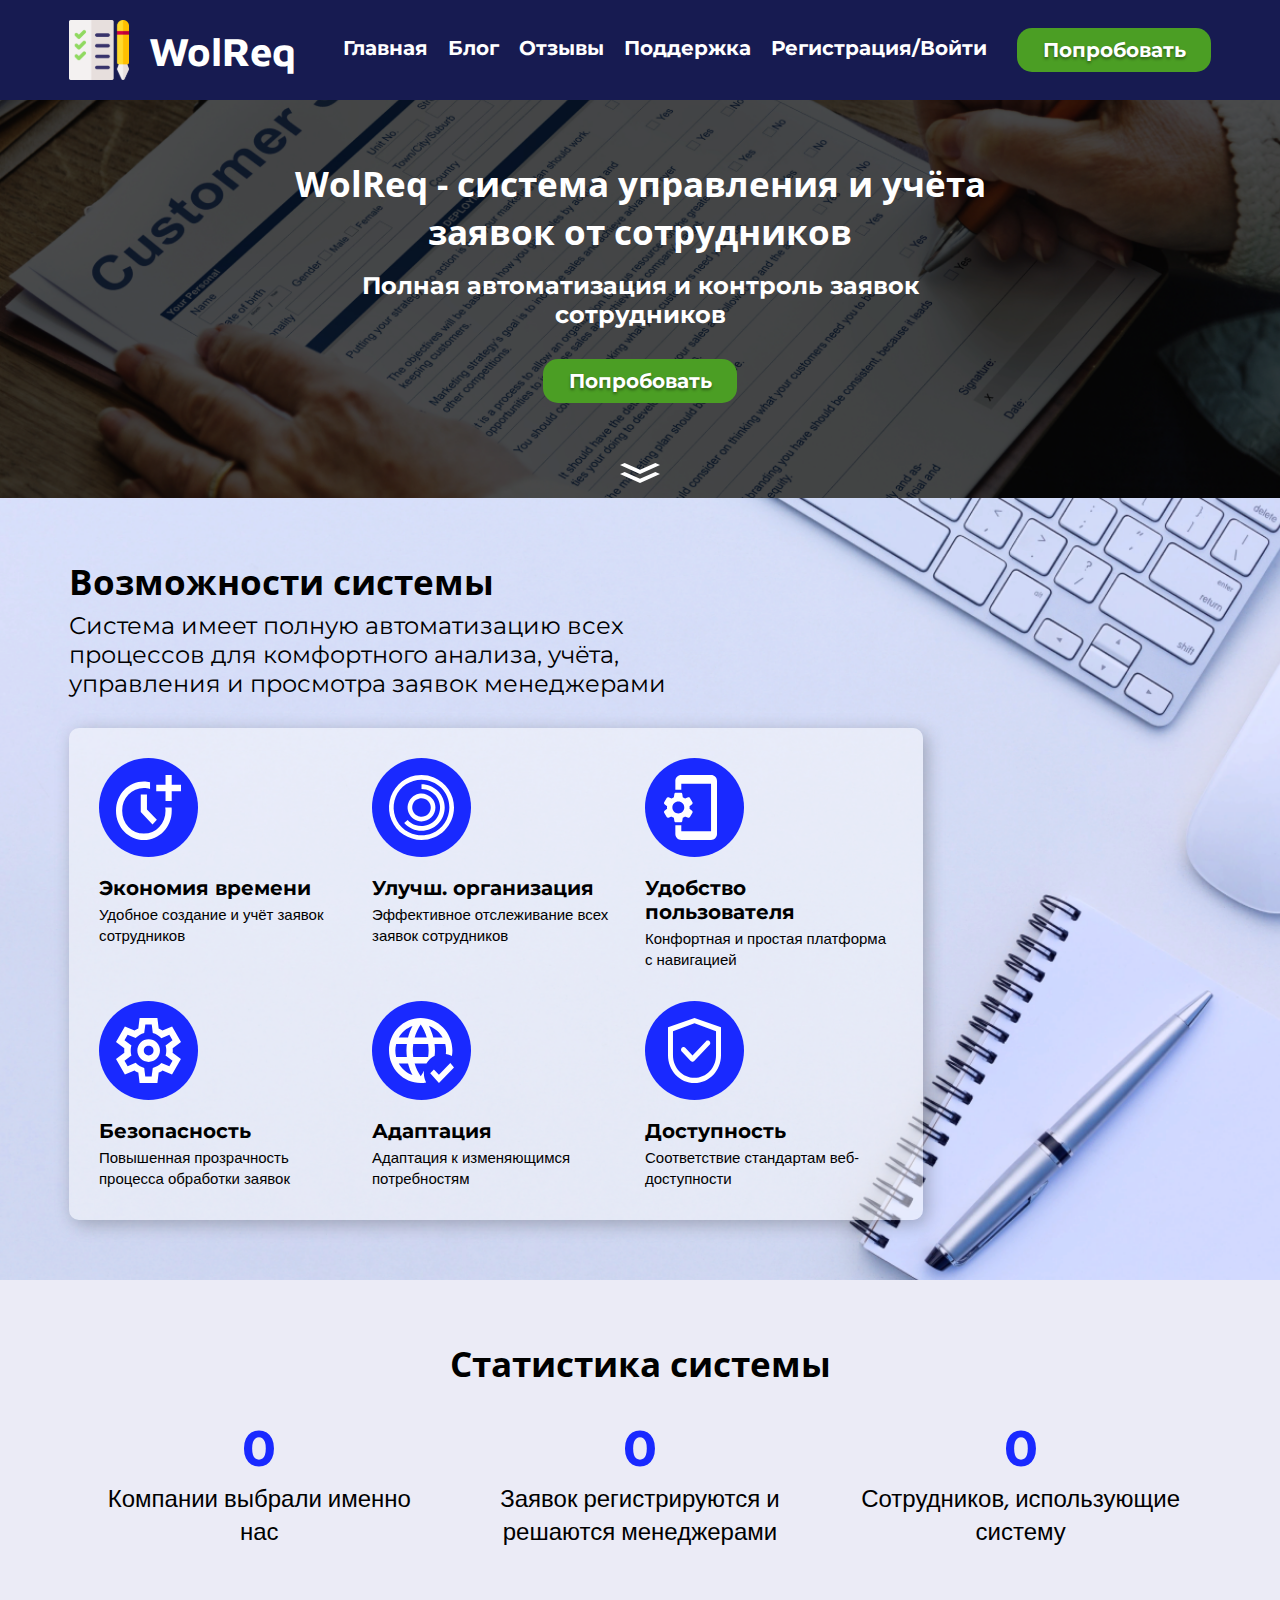
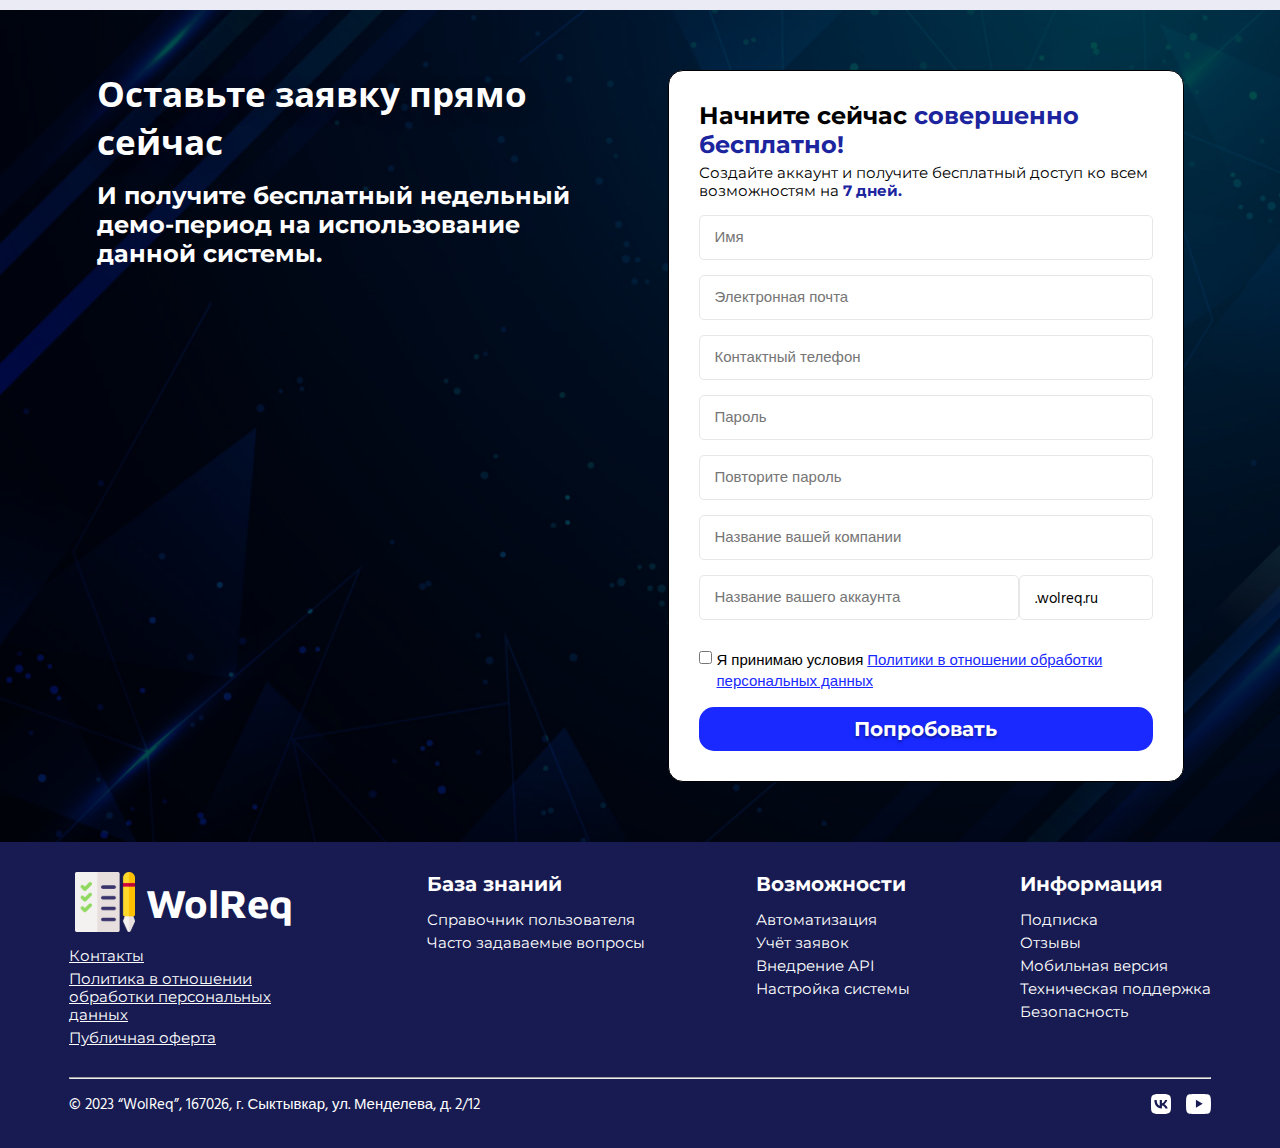
<file: index.html>
<!DOCTYPE html>
<html lang="en">

<head>
    <meta charset="UTF-8">
    <meta http-equiv="X-UA-Compatible" content="IE=edge">
    <meta name="viewport" content="width=device-width, initial-scale=1.0">
    <link rel="preconnect" href="https://fonts.googleapis.com">
    <link rel="preconnect" href="https://fonts.gstatic.com" crossorigin>
    <link
        href="https://fonts.googleapis.com/css2?family=Hind+Madurai:wght@300;400;500;600;700&family=Maven+Pro:wght@400;500;600;700;800;900&family=Montserrat:ital,wght@0,100;0,200;0,300;0,400;0,500;0,600;0,700;0,800;0,900;1,100;1,200;1,300;1,400;1,500;1,600;1,700;1,800;1,900&family=Open+Sans:ital,wght@0,300;0,400;0,500;0,600;0,700;0,800;1,300;1,400;1,500;1,600;1,700;1,800&display=swap"
        rel="stylesheet">
    <link rel="stylesheet" href="style/style.css">
    <title>WolReq - Главная страница</title>
</head>

<body>
    <header>
        <div class="container">
            <div class="icon">
                <a href="index.html"><img src="images/request-icon.svg" class="icon-image" alt="main-icon-of-site"></a>
                <div class="text-icon">WolReq</div>
            </div>
            <div class="menu">
                <nav class="links">
                    <a href="index.html" class="menu-link">Главная</a>
                    <a href="blog.html" class="menu-link">Блог</a>
                    <a href="#" class="menu-link">Отзывы</a>
                    <a href="#" class="menu-link">Поддержка</a>
                    <a href="sign-in-up.html" class="menu-link">Регистрация/Войти</a>
                </nav>
                <a href="sign-in-up.html"><button class="try-button">Попробовать</button></a>
                <img src="images/closed-menu-icon.svg" class="menu-icon hidden" alt="closed-menu-icon">
                <img src="images/opened-menu-icon.svg" class="menu-icon-opened hidden" alt="opened-menu-icon">
            </div>
        </div>
    </header>

    <section class="opened-menu">
        <div class="container">
            <nav class="links-menu">
                <a href="index.html" class="menu-link-o">Главная</a>
                <a href="blog.html" class="menu-link-o">Блог</a>
                <a href="#" class="menu-link-o">Отзывы</a>
                <a href="#" class="menu-link-o">Поддержка</a>
                <a href="sign-in-up.html" class="menu-link-o">Регистрация/Войти</a>
                <hr>
                <a href="sign-in-up.html" class="try-button-a"><button class="try-button">Попробовать</button></a>
            </nav>
        </div>
    </section>

    <section class="subheader">
        <div class="container">
            <div class="h1-title">WolReq - система управления и учёта заявок от сотрудников</div>
            <div class="h2-title">Полная автоматизация и контроль заявок сотрудников</div>
            <a href="sign-in-up.html"><button class="try-button sub-h">Попробовать</button></a>
            <a href="#form-req"><img class="arrow-down" src="images/arrow-down.svg" alt="arrow-down"></a>
        </div>
    </section>

    <section class="advantages">
        <div class="container">
            <div class="h1-name">Возможности системы</div>
            <div class="h2-name">Система имеет полную автоматизацию всех процессов для комфортного анализа, учёта,
                управления и просмотра заявок менеджерами</div>
            <div class="advantages-list">
                <div class="advantage">
                    <div class="advantage-icon">
                        <img src="images/advantage-icon (0).svg" alt="">
                    </div>
                    <div class="advantage-title">Экономия времени</div>
                    <div class="advantage-description">Удобное создание и учёт
                        заявок сотрудников</div>
                </div>
                <div class="advantage">
                    <div class="advantage-icon">
                        <img src="images/advantage-icon (1).svg" alt="">
                    </div>
                    <div class="advantage-title">Улучш. организация</div>
                    <div class="advantage-description">Эффективное отслеживание всех заявок сотрудников</div>
                </div>
                <div class="advantage">
                    <div class="advantage-icon">
                        <img src="images/advantage-icon (2).svg" alt="">
                    </div>
                    <div class="advantage-title">Удобство пользователя</div>
                    <div class="advantage-description">Конфортная и простая платформа с навигацией</div>
                </div>
                <div class="advantage">
                    <div class="advantage-icon">
                        <img src="images/advantage-icon (3).svg" alt="">
                    </div>
                    <div class="advantage-title">Безопасность</div>
                    <div class="advantage-description">Повышенная прозрачность процесса обработки заявок</div>
                </div>
                <div class="advantage">
                    <div class="advantage-icon">
                        <img src="images/advantage-icon (4).svg" alt="">
                    </div>
                    <div class="advantage-title">Адаптация</div>
                    <div class="advantage-description">Адаптация к изменяющимся потребностям</div>
                </div>
                <div class="advantage">
                    <div class="advantage-icon">
                        <img src="images/advantage-icon (5).svg" alt="">
                    </div>
                    <div class="advantage-title">Доступность</div>
                    <div class="advantage-description">Соответствие стандартам веб-доступности</div>
                </div>
            </div>
        </div>
    </section>

    <section class="statistic">
        <div class="container">
            <div class="h1-name">Статистика системы</div>
            <div class="stats">
                <div class="stat">
                    <div class="number-stat" data-animated="false">0</div>
                    <div class="info-stat">Компании выбрали именно нас</div>
                </div>
                <div class="stat">
                    <div class="number-stat" data-animated="false">0</div>
                    <div class="info-stat">Заявок регистрируются и решаются менеджерами</div>
                </div>
                <div class="stat">
                    <div class="number-stat" data-animated="false">0</div>
                    <div class="info-stat">Сотрудников, использующие систему</div>
                </div>
            </div>
        </div>
    </section>

    <section class="form-request" id="form-req">
        <div class="container">
            <div class="form-request-titles">
                <div class="title-f">
                    Оставьте заявку прямо сейчас
                </div>
                <div class="subtitle-f">
                    И получите бесплатный недельный демо-период на использование данной системы.
                </div>
            </div>
            <div class="start-form">
                <div class="form-title">Начните сейчас <span>совершенно бесплатно!</span></div>
                <div class="form-subtitle">Создайте аккаунт и получите бесплатный доступ ко всем возможностям на <span>7
                        дней.</span></div>
                <form action="sign-in-up.html" class="form-request-start">
                    <input type="text" class="form-r-input m15" placeholder="Имя">
                    <input type="email" class="form-r-input m15" placeholder="Электронная почта">
                    <input type="text" class="form-r-input m15" placeholder="Контактный телефон">
                    <input type="password" class="form-r-input m15" placeholder="Пароль">
                    <input type="password" class="form-r-input m15" placeholder="Повторите пароль">
                    <input type="text" class="form-r-input m15" placeholder="Название вашей компании">
                    <div class="account-name m30">
                        <input type="text" class="form-r-input" placeholder="Название вашего аккаунта">
                        <div class="domain-name">.wolreq.ru</div>
                    </div>
                    <div class="checkbox-input">
                        <input type="checkbox" class="checkbox-i">
                        <div class="accept-service-terms">
                            Я принимаю условия
                            <a href="#">
                                Политики в отношении обработки
                                персональных данных
                            </a>
                        </div>
                    </div>
                    <a href=""><button class="blue-try-button">Попробовать</button></a>
                </form>
            </div>
        </div>
    </section>

    <footer>
        <div class="container">
            <div class="footer-flex">
                <div class="icon-info">
                    <div class="icon">
                        <a href="index.html"><img src="images/request-icon.svg" class="icon-image"
                                alt="main-icon-of-site"></a>
                        <div class="text-icon">WolReq</div>
                    </div>
                    <div class="info-company-docs">
                        <a href="">Контакты</a>
                        <a href="">Политика в отношении обработки персональных данных</a>
                        <a href="">Публичная оферта</a>
                    </div>
                </div>
                <div class="footer-flex-element">
                    <div class="h2-footer">
                        База знаний
                    </div>
                    <div class="footer-links">
                        <a href="">Справочник пользователя</a>
                        <a href="">Часто задаваемые вопросы</a>
                    </div>
                </div>
                <div class="footer-flex-element">
                    <div class="h2-footer">
                        Возможности
                    </div>
                    <div class="footer-links">
                        <a href="">Автоматизация</a>
                        <a href="">Учёт заявок</a>
                        <a href="">Внедрение API</a>
                        <a href="">Настройка системы</a>
                    </div>
                </div>
                <div class="footer-flex-element">
                    <div class="h2-footer">
                        Информация
                    </div>
                    <div class="footer-links">
                        <a href="">Подписка</a>
                        <a href="">Отзывы</a>
                        <a href="">Мобильная версия</a>
                        <a href="">Техническая поддержка</a>
                        <a href="">Безопасность</a>
                    </div>
                </div>
            </div>
            <hr class="white-hr">
            <div class="company-info">
                <div class="company-bio">© 2023 “WolReq”, 167026, г. Сыктывкар, ул. Менделева, д. 2/12</div>
                <div class="social-icons">
                    <a href=""><img src="images/vk.svg" alt="vk-icon"></a>
                    <a href=""><img src="images/youtube.svg" alt="youtube-icon"></a>
                </div>
            </div>
        </div>
    </footer>

    <script src="scripts/script.js"></script>
</body>

</html>
</file>
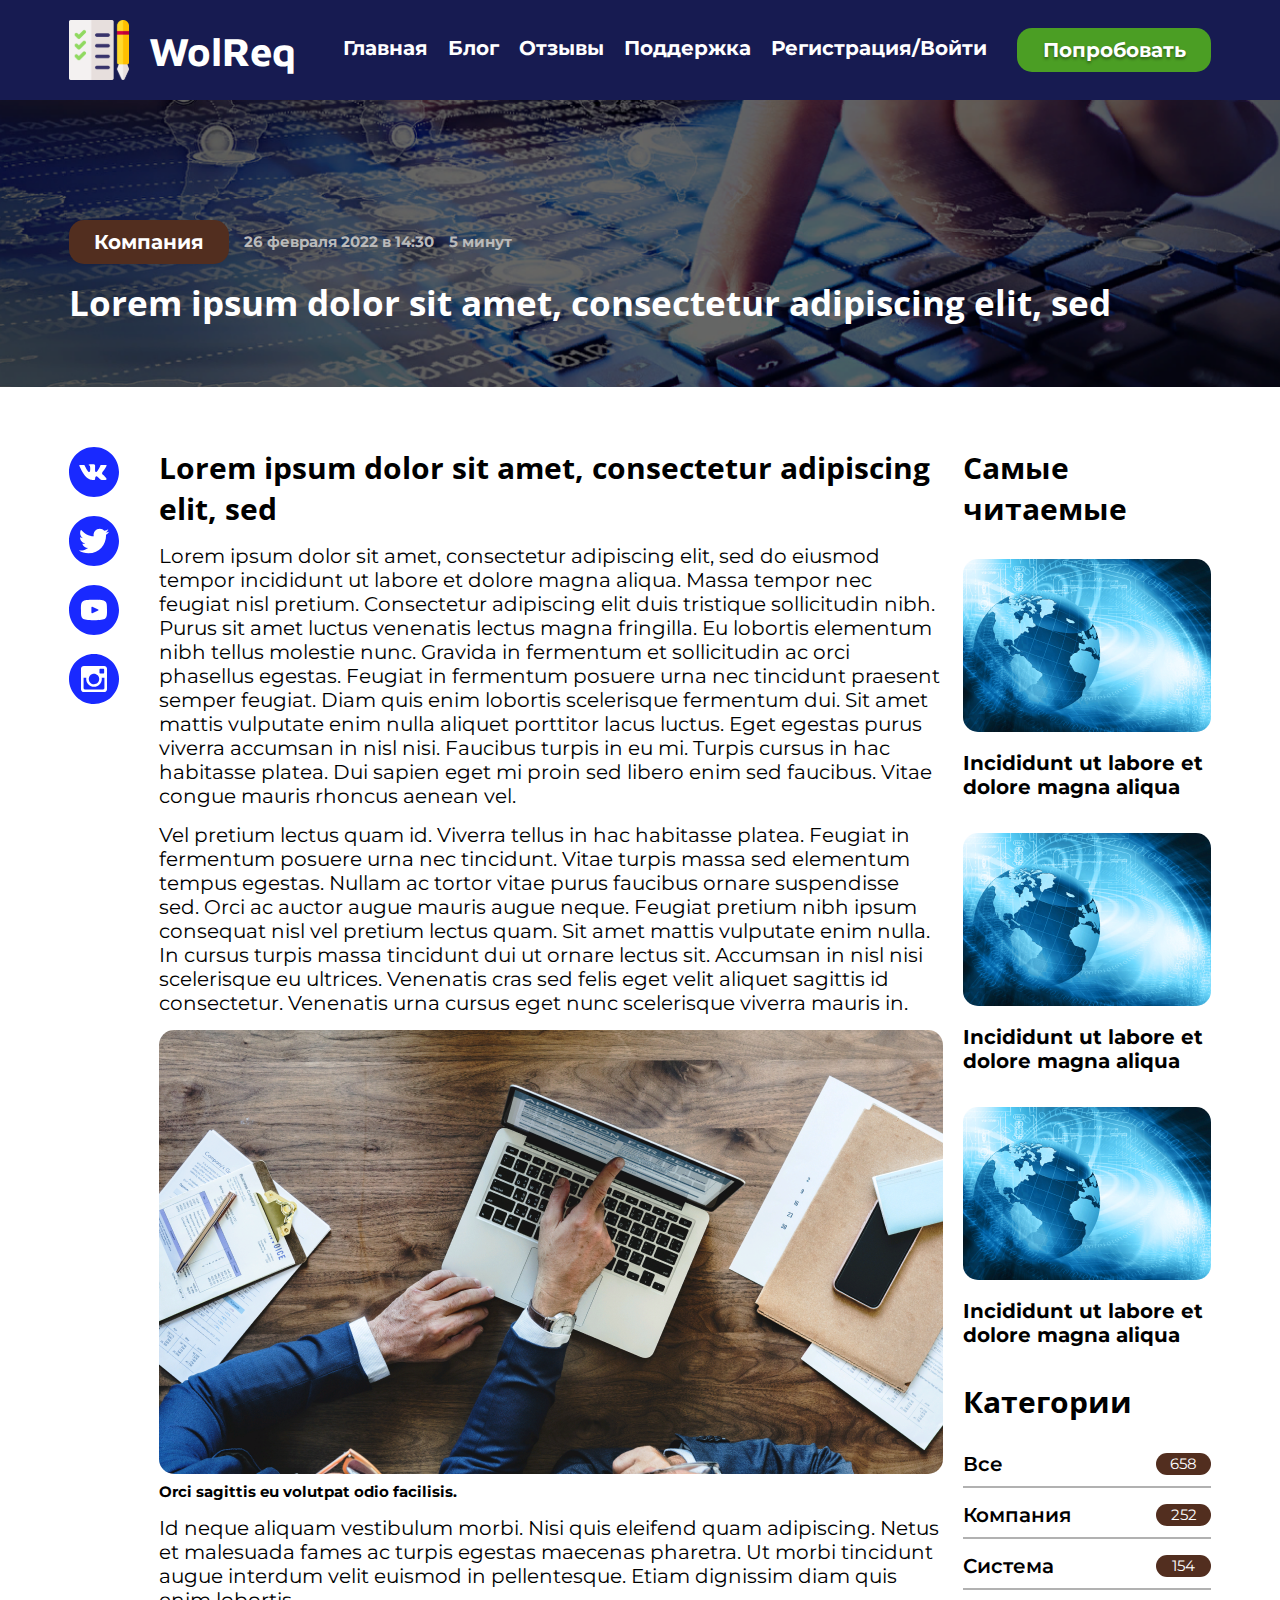
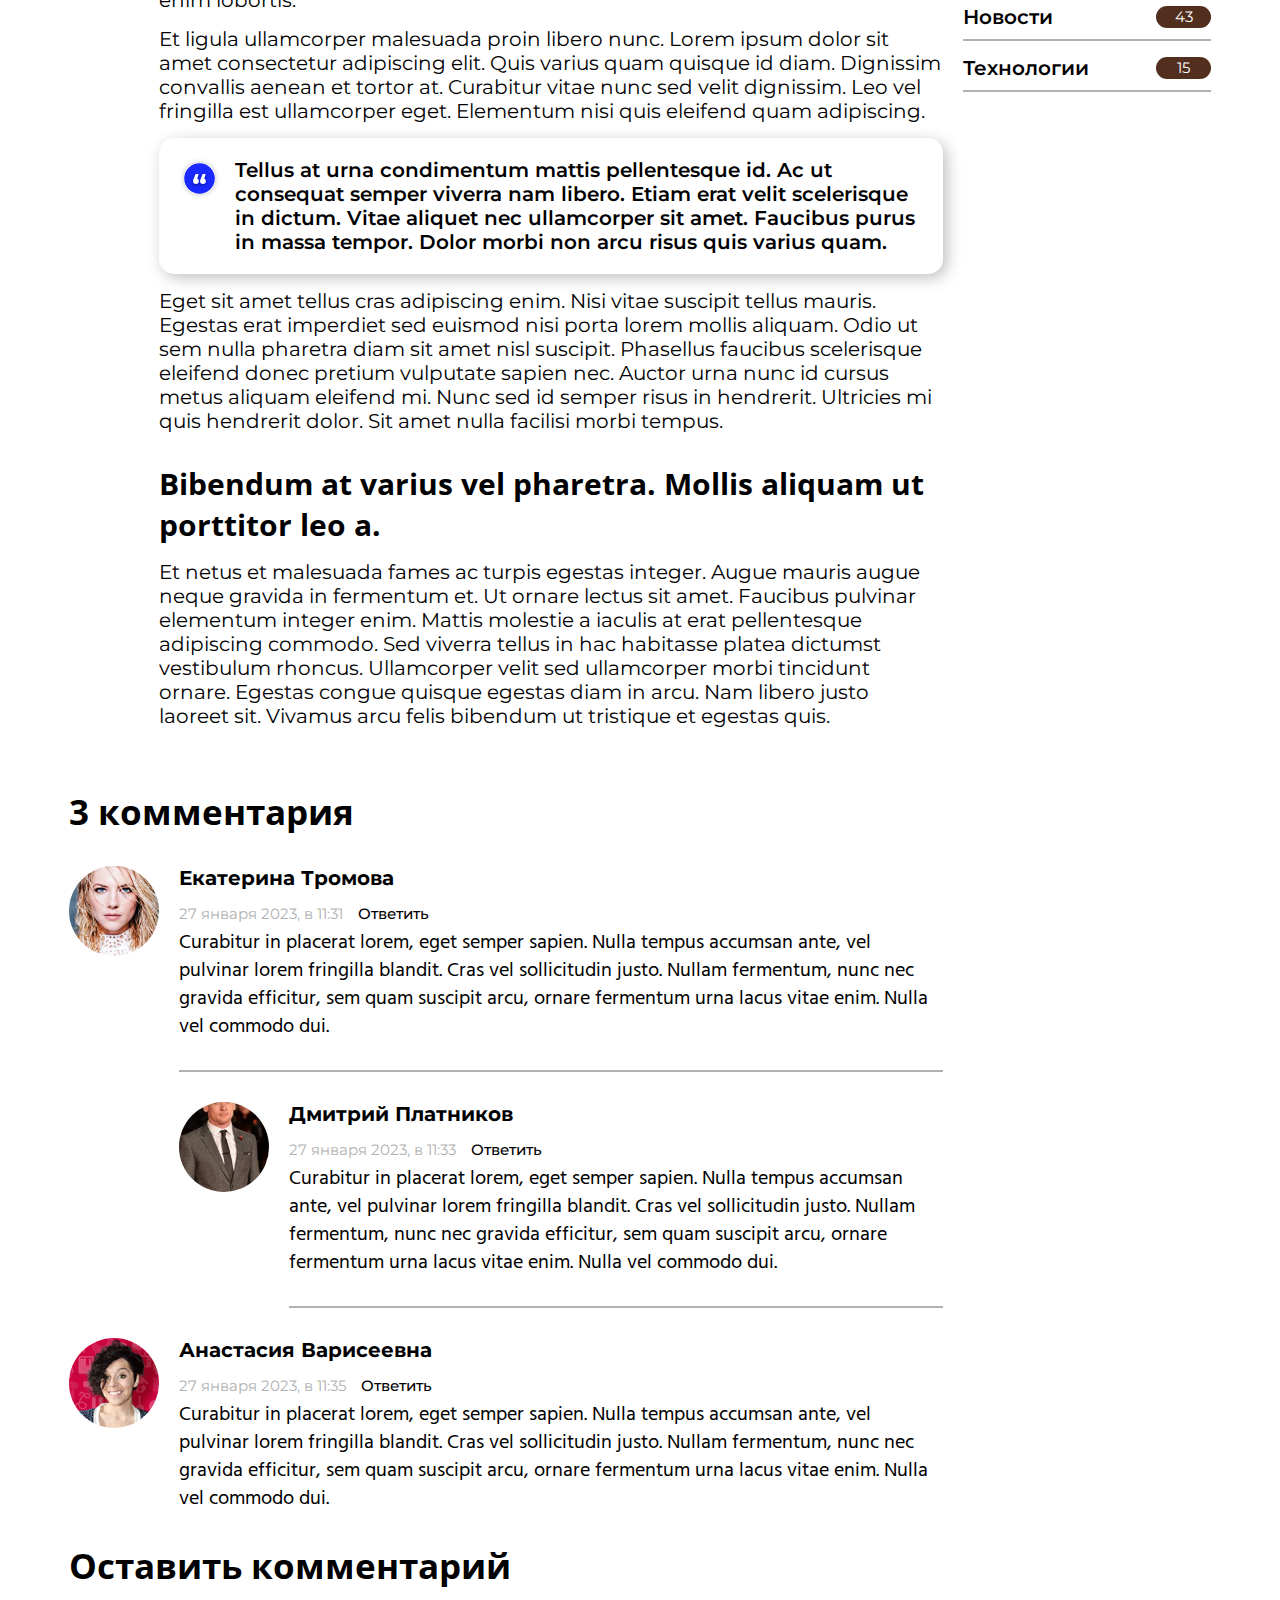
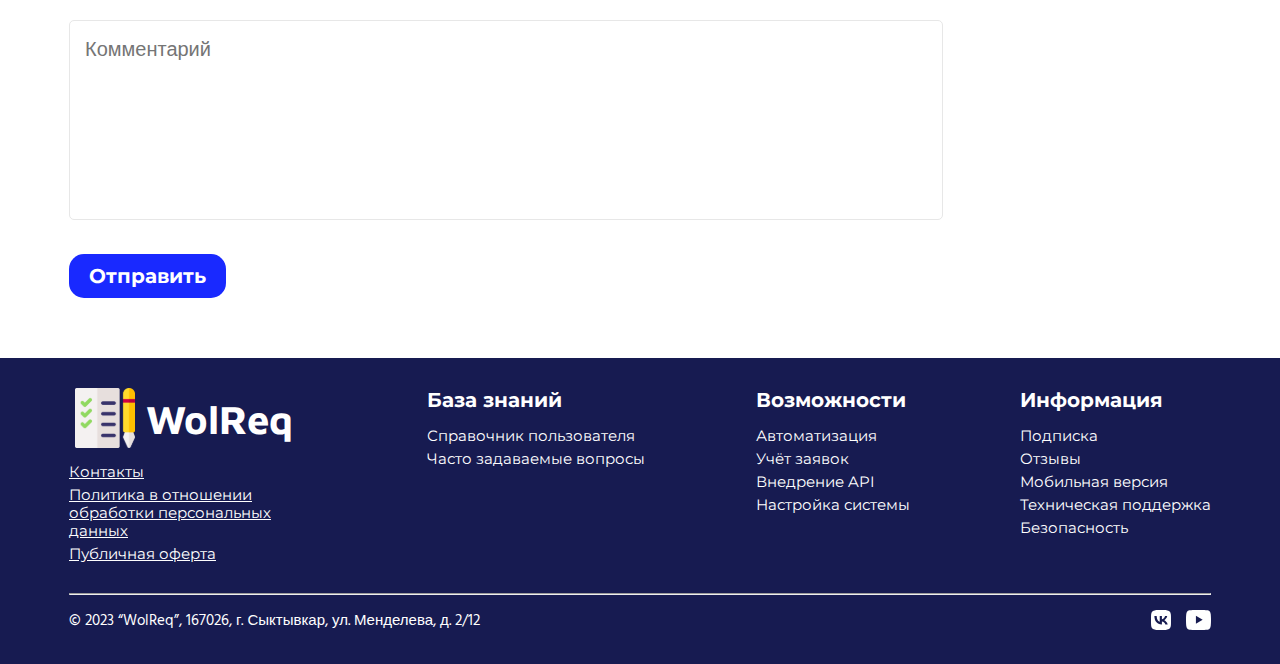
<file: blog-page.html>
<!DOCTYPE html>
<html lang="en">

<head>
    <meta charset="UTF-8">
    <meta http-equiv="X-UA-Compatible" content="IE=edge">
    <meta name="viewport" content="width=device-width, initial-scale=1.0">
    <link rel="preconnect" href="https://fonts.googleapis.com">
    <link rel="preconnect" href="https://fonts.gstatic.com" crossorigin>
    <link
        href="https://fonts.googleapis.com/css2?family=Hind+Madurai:wght@300;400;500;600;700&family=Maven+Pro:wght@400;500;600;700;800;900&family=Montserrat:ital,wght@0,100;0,200;0,300;0,400;0,500;0,600;0,700;0,800;0,900;1,100;1,200;1,300;1,400;1,500;1,600;1,700;1,800;1,900&family=Open+Sans:ital,wght@0,300;0,400;0,500;0,600;0,700;0,800;1,300;1,400;1,500;1,600;1,700;1,800&display=swap"
        rel="stylesheet">
    <link rel="stylesheet" href="style/style.css">
    <title>WolReq - Новость</title>
</head>

<body>
    <header>
        <div class="container">
            <div class="icon">
                <a href="index.html"><img src="images/request-icon.svg" class="icon-image" alt="main-icon-of-site"></a>
                <div class="text-icon">WolReq</div>
            </div>
            <div class="menu">
                <nav class="links">
                    <a href="index.html" class="menu-link">Главная</a>
                    <a href="blog.html" class="menu-link">Блог</a>
                    <a href="#" class="menu-link">Отзывы</a>
                    <a href="#" class="menu-link">Поддержка</a>
                    <a href="sign-in-up.html" class="menu-link">Регистрация/Войти</a>
                </nav>
                <a href="sign-in-up.html"><button class="try-button">Попробовать</button></a>
                <img src="images/closed-menu-icon.svg" class="menu-icon hidden" alt="closed-menu-icon">
                <img src="images/opened-menu-icon.svg" class="menu-icon-opened hidden" alt="opened-menu-icon">
            </div>
        </div>
    </header>

    <section id="subheader-blog-page">
        <div class="container">
            <div class="blog-page-info">
                <div class="category-name">Компания</div>
                <div class="date">26 февраля 2022 в 14:30</div>
                <div class="reading-time">5 минут</div>
            </div>
            <div class="header-blog-page">Lorem ipsum dolor sit amet, consectetur adipiscing elit, sed</div>
        </div>
    </section>

    <section class="opened-menu">
        <div class="container">
            <nav class="links-menu">
                <a href="index.html" class="menu-link-o">Главная</a>
                <a href="blog.html" class="menu-link-o">Блог</a>
                <a href="#" class="menu-link-o">Отзывы</a>
                <a href="#" class="menu-link-o">Поддержка</a>
                <a href="sign-in-up.html" class="menu-link-o">Регистрация/Войти</a>
                <hr>
                <a href="sign-in-up.html" class="try-button-a"><button class="try-button">Попробовать</button></a>
            </nav>
        </div>
    </section>

    <section id="blog-page">
        <div class="container">
            <div class="blog-page-item">
                <div class="blog-page-new-item">
                    <div class="social-network-group">
                        <a href=""><img src="images/vk-bp.svg" alt=""></a>
                        <a href=""><img src="images/twitter-bp.svg" alt=""></a>
                        <a href=""><img src="images/youtube-bp.svg" alt=""></a>
                        <a href=""><img src="images/instagram-bp.svg" alt=""></a>
                    </div>
                    <div class="blog-page-new-content">
                        <div class="blog-h2">
                            Lorem ipsum dolor sit amet, consectetur adipiscing elit, sed
                        </div>
                        <p class="blog-text">
                            Lorem ipsum dolor sit amet, consectetur adipiscing elit, sed do eiusmod tempor incididunt ut
                            labore et dolore magna
                            aliqua. Massa tempor nec feugiat nisl pretium. Consectetur adipiscing elit duis tristique
                            sollicitudin nibh. Purus sit
                            amet luctus venenatis lectus magna fringilla. Eu lobortis elementum nibh tellus molestie
                            nunc. Gravida in fermentum et
                            sollicitudin ac orci phasellus egestas. Feugiat in fermentum posuere urna nec tincidunt
                            praesent semper feugiat. Diam
                            quis enim lobortis scelerisque fermentum dui. Sit amet mattis vulputate enim nulla aliquet
                            porttitor lacus luctus. Eget
                            egestas purus viverra accumsan in nisl nisi. Faucibus turpis in eu mi. Turpis cursus in hac
                            habitasse platea. Dui sapien
                            eget mi proin sed libero enim sed faucibus. Vitae congue mauris rhoncus aenean vel.
                        </p>
                        <p class="blog-text">
                            Vel pretium lectus quam id. Viverra tellus in hac habitasse platea. Feugiat in fermentum
                            posuere urna nec tincidunt.
                            Vitae turpis massa sed elementum tempus egestas. Nullam ac tortor vitae purus faucibus
                            ornare suspendisse sed. Orci ac
                            auctor augue mauris augue neque. Feugiat pretium nibh ipsum consequat nisl vel pretium
                            lectus quam. Sit amet mattis
                            vulputate enim nulla. In cursus turpis massa tincidunt dui ut ornare lectus sit. Accumsan in
                            nisl nisi scelerisque eu
                            ultrices. Venenatis cras sed felis eget velit aliquet sagittis id consectetur. Venenatis
                            urna cursus eget nunc
                            scelerisque viverra mauris in.
                        </p>
                        <div class="blog-post-image">
                            <img src="images/blog-page-image.png" alt="blog-page-image">
                            <div class="blog-post-subtitle">
                                Orci sagittis eu volutpat odio facilisis.
                            </div>
                        </div>
                        <p class="blog-text">
                            Id neque aliquam vestibulum morbi. Nisi quis eleifend quam adipiscing. Netus et malesuada
                            fames ac turpis egestas
                            maecenas pharetra. Ut morbi tincidunt augue interdum velit euismod in pellentesque. Etiam
                            dignissim diam quis enim
                            lobortis.
                        </p>
                        <p class="blog-text">
                            Et ligula ullamcorper malesuada proin libero nunc. Lorem ipsum dolor sit amet consectetur
                            adipiscing elit. Quis varius
                            quam quisque id diam. Dignissim convallis aenean et tortor at. Curabitur vitae nunc sed
                            velit dignissim. Leo vel
                            fringilla est ullamcorper eget. Elementum nisi quis eleifend quam adipiscing.
                        </p>
                        <blockquote class="blog-post-blockquote">
                            <img src="images/blockquote-icon.svg" alt="blockquote-icon" class="blockquote-icon">
                            <div class="blockquote-text">
                                Tellus at urna condimentum mattis pellentesque id. Ac ut consequat semper viverra nam
                                libero. Etiam erat velit
                                scelerisque in dictum. Vitae aliquet nec ullamcorper sit amet. Faucibus purus in massa
                                tempor. Dolor morbi non arcu
                                risus quis varius quam.
                            </div>
                        </blockquote>
                        <p class="blog-text">
                            Eget sit amet tellus cras adipiscing enim. Nisi vitae suscipit tellus mauris. Egestas erat
                            imperdiet sed euismod nisi
                            porta lorem mollis aliquam. Odio ut sem nulla pharetra diam sit amet nisl suscipit.
                            Phasellus faucibus scelerisque
                            eleifend donec pretium vulputate sapien nec. Auctor urna nunc id cursus metus aliquam
                            eleifend mi. Nunc sed id semper
                            risus in hendrerit. Ultricies mi quis hendrerit dolor. Sit amet nulla facilisi morbi tempus.
                        </p>
                        <div class="blog-h2">
                            Bibendum at varius vel pharetra. Mollis aliquam ut porttitor leo a.
                        </div>
                        <p class="blog-text">
                            Et netus et malesuada fames ac turpis egestas integer. Augue mauris augue neque gravida in
                            fermentum et. Ut ornare
                            lectus sit amet. Faucibus pulvinar elementum integer enim. Mattis molestie a iaculis at erat
                            pellentesque adipiscing
                            commodo. Sed viverra tellus in hac habitasse platea dictumst vestibulum rhoncus. Ullamcorper
                            velit sed ullamcorper morbi
                            tincidunt ornare. Egestas congue quisque egestas diam in arcu. Nam libero justo laoreet sit.
                            Vivamus arcu felis bibendum
                            ut tristique et egestas quis.
                        </p>
                    </div>
                </div>
                <div class="comments">
                    <div class="comments-title">
                        3 комментария
                    </div>
                    <div class="comments-section">
                        <div class="comment-item">
                            <img src="images/user-avatar-1.svg" alt="user-avatar" class="comment-user-image">
                            <div class="comment-content">
                                <div class="user-name">Екатерина Тромова</div>
                                <div class="comment-publish-info">
                                    <div class="comment-date">27 января 2023, в 11:31</div>
                                    <div class="reply-comment">Ответить</div>
                                </div>
                                <div class="comment-message">
                                    Curabitur in placerat lorem, eget semper sapien. Nulla tempus accumsan ante, vel
                                    pulvinar lorem fringilla blandit. Cras
                                    vel sollicitudin justo. Nullam fermentum, nunc nec gravida efficitur, sem quam
                                    suscipit arcu, ornare fermentum urna
                                    lacus vitae enim. Nulla vel commodo dui.
                                </div>
                                <hr>
                                <div class="comment-item reply">
                                    <img src="images/user-avatar-2.svg" alt="user-avatar" class="comment-user-image">
                                    <div class="comment-content">
                                        <div class="user-name">Дмитрий Платников</div>
                                        <div class="comment-publish-info">
                                            <div class="comment-date">27 января 2023, в 11:33</div>
                                            <div class="reply-comment">Ответить</div>
                                        </div>
                                        <div class="comment-message">
                                            Curabitur in placerat lorem, eget semper sapien. Nulla tempus
                                            accumsan ante, vel pulvinar lorem fringilla blandit. Cras
                                            vel sollicitudin justo. Nullam fermentum, nunc nec gravida
                                            efficitur, sem quam suscipit arcu, ornare fermentum urna
                                            lacus vitae enim. Nulla vel commodo dui.
                                        </div>
                                        <hr>
                                    </div>
                                </div>
                            </div>
                        </div>
                        <div class="comment-item">
                            <img src="images/user-avatar-3.svg" alt="user-avatar" class="comment-user-image">
                            <div class="comment-content">
                                <div class="user-name">Анастасия Варисеевна</div>
                                <div class="comment-publish-info">
                                    <div class="comment-date">27 января 2023, в 11:35</div>
                                    <div class="reply-comment">Ответить</div>
                                </div>
                                <div class="comment-message">
                                    Curabitur in placerat lorem, eget semper sapien. Nulla tempus accumsan ante, vel
                                    pulvinar lorem fringilla blandit. Cras
                                    vel sollicitudin justo. Nullam fermentum, nunc nec gravida efficitur, sem quam
                                    suscipit arcu, ornare fermentum urna
                                    lacus vitae enim. Nulla vel commodo dui.
                                </div>
                            </div>
                        </div>
                    </div>
                    <div class="comments-form">
                        <div class="comments-form-title">Оставить комментарий</div>
                        <form action="#" method="#" class="send-message-form">
                            <textarea name="commentary-area" placeholder="Комментарий"></textarea>
                            <button type="submit" class="blue-btn">Отправить</button>
                        </form>
                    </div>
                </div>
            </div>
            <div class="blog-page-other">
                <div class="most-read">
                    <div class="info-title-other">Самые читаемые</div>
                    <div class="most-read-news">
                        <div class="most-read-news-item">
                            <img src="images/most-read-news-img.png" alt="">
                            <a href="#" class="most-read-title">Incididunt ut labore et dolore magna aliqua</a>
                        </div>
                        <div class="most-read-news-item">
                            <img src="images/most-read-news-img.png" alt="">
                            <a href="#" class="most-read-title">Incididunt ut labore et dolore magna aliqua</a>
                        </div>
                        <div class="most-read-news-item">
                            <img src="images/most-read-news-img.png" alt="">
                            <a href="#" class="most-read-title">Incididunt ut labore et dolore magna aliqua</a>
                        </div>
                    </div>
                </div>
                <div class="categories-other">
                    <div class="info-title-other">Категории</div>
                    <div class="categories-other-items">
                        <div class="categories-other-item">
                            <a href="#" class="category-other-name">Все</a>
                            <div class="category-other-number">658</div>
                        </div>
                        <hr class="categories-other-hr">
                        <div class="categories-other-item">
                            <a href="#" class="category-other-name">Компания</a>
                            <div class="category-other-number">252</div>
                        </div>
                        <hr class="categories-other-hr">
                        <div class="categories-other-item">
                            <a href="#" class="category-other-name">Система</a>
                            <div class="category-other-number">154</div>
                        </div>
                        <hr class="categories-other-hr">
                        <div class="categories-other-item">
                            <a href="#" class="category-other-name">Новости</a>
                            <div class="category-other-number">43</div>
                        </div>
                        <hr class="categories-other-hr">
                        <div class="categories-other-item">
                            <a href="#" class="category-other-name">Технологии</a>
                            <div class="category-other-number">15</div>
                        </div>
                        <hr class="categories-other-hr">
                    </div>
                </div>
            </div>
        </div>
    </section>

    <footer>
        <div class="container">
            <div class="footer-flex">
                <div class="icon-info">
                    <div class="icon">
                        <a href="index.html"><img src="images/request-icon.svg" class="icon-image"
                                alt="main-icon-of-site"></a>
                        <div class="text-icon">WolReq</div>
                    </div>
                    <div class="info-company-docs">
                        <a href="">Контакты</a>
                        <a href="">Политика в отношении обработки персональных данных</a>
                        <a href="">Публичная оферта</a>
                    </div>
                </div>
                <div class="footer-flex-element">
                    <div class="h2-footer">
                        База знаний
                    </div>
                    <div class="footer-links">
                        <a href="">Справочник пользователя</a>
                        <a href="">Часто задаваемые вопросы</a>
                    </div>
                </div>
                <div class="footer-flex-element">
                    <div class="h2-footer">
                        Возможности
                    </div>
                    <div class="footer-links">
                        <a href="">Автоматизация</a>
                        <a href="">Учёт заявок</a>
                        <a href="">Внедрение API</a>
                        <a href="">Настройка системы</a>
                    </div>
                </div>
                <div class="footer-flex-element">
                    <div class="h2-footer">
                        Информация
                    </div>
                    <div class="footer-links">
                        <a href="">Подписка</a>
                        <a href="">Отзывы</a>
                        <a href="">Мобильная версия</a>
                        <a href="">Техническая поддержка</a>
                        <a href="">Безопасность</a>
                    </div>
                </div>
            </div>
            <hr class="white-hr">
            <div class="company-info">
                <div class="company-bio">© 2023 “WolReq”, 167026, г. Сыктывкар, ул. Менделева, д. 2/12</div>
                <div class="social-icons">
                    <a href=""><img src="images/vk.svg" alt="vk-icon"></a>
                    <a href=""><img src="images/youtube.svg" alt="youtube-icon"></a>
                </div>
            </div>
        </div>
    </footer>
    <script src="scripts/script.js"></script>
</body>

</html>
</file>
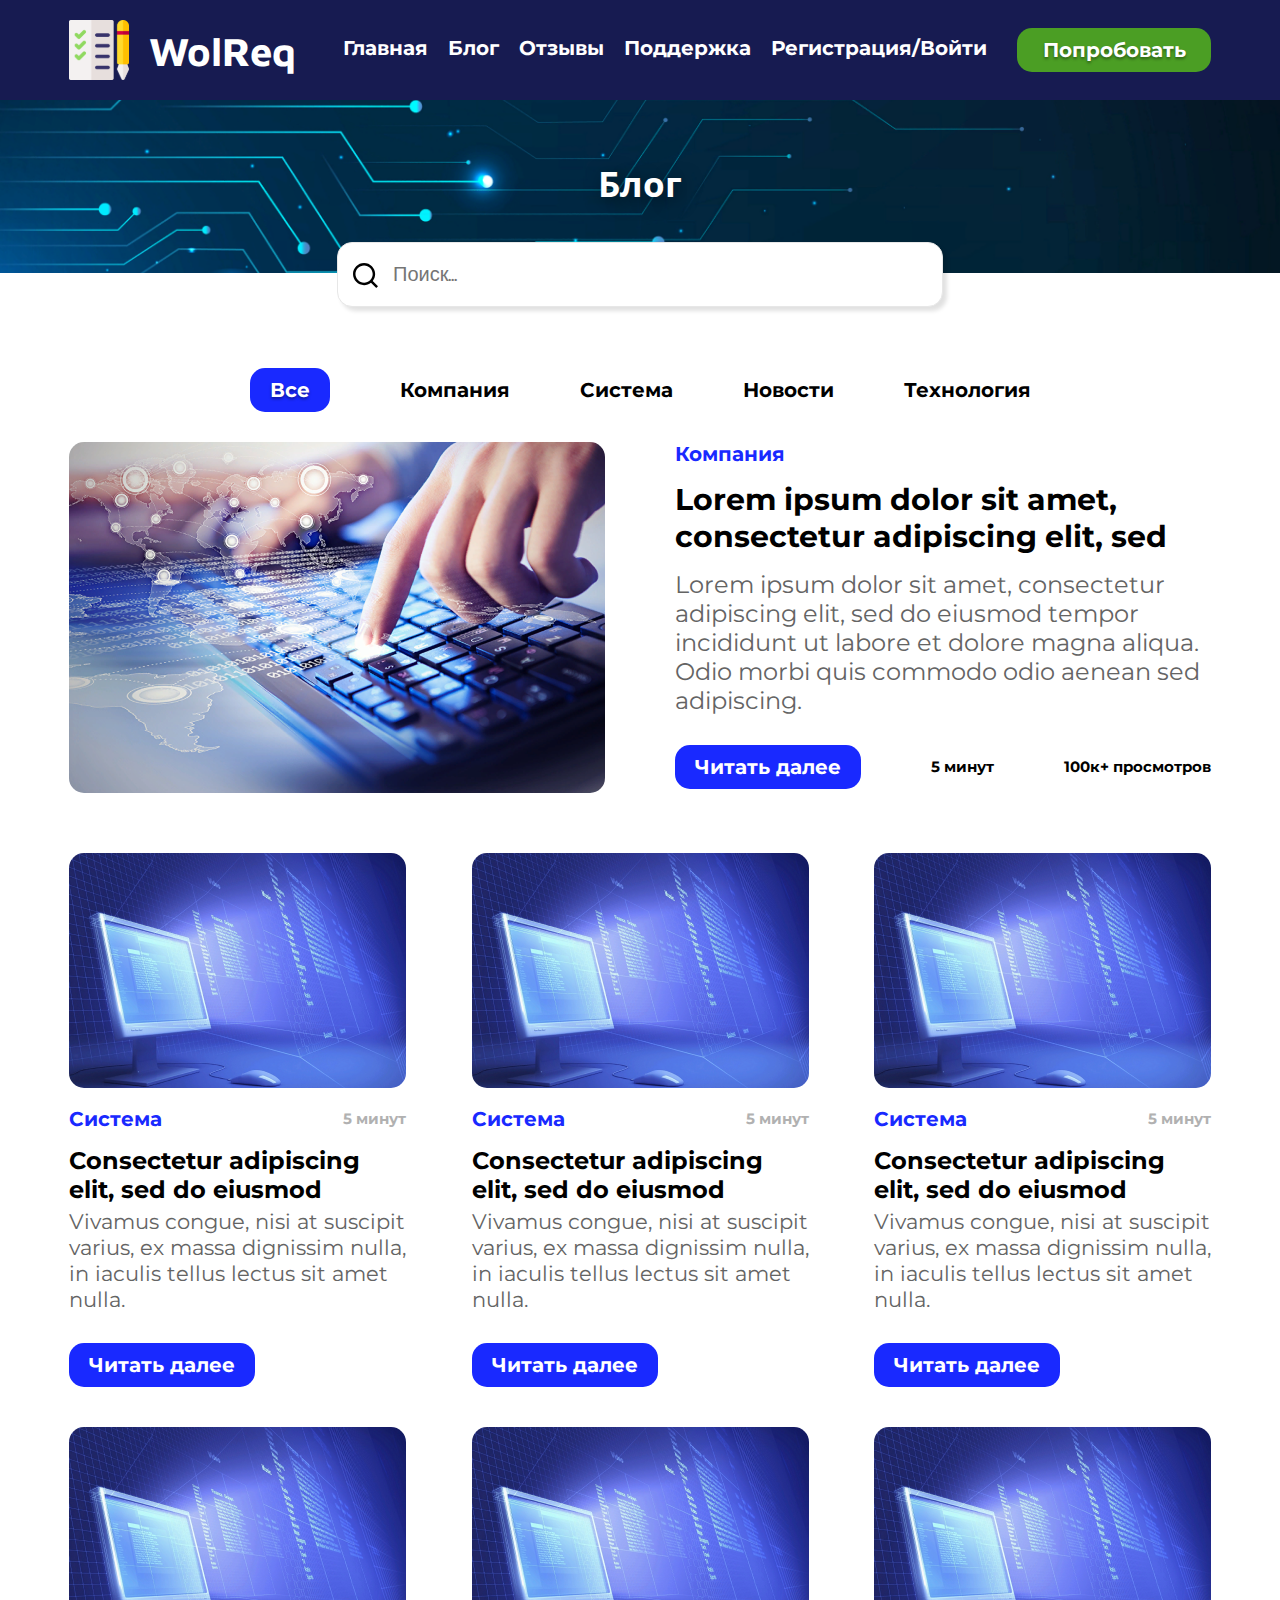
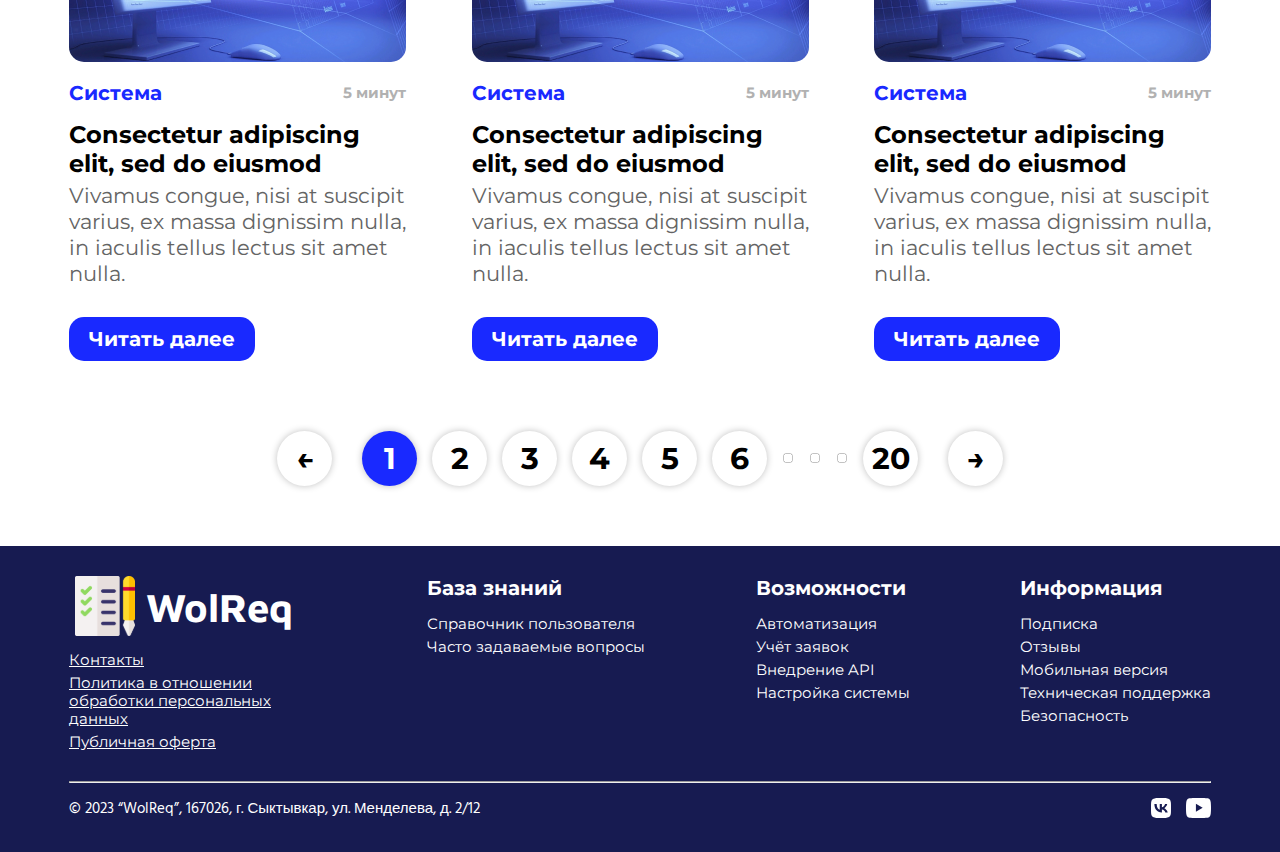
<file: blog.html>
<!DOCTYPE html>
<html lang="en">

<head>
    <meta charset="UTF-8">
    <meta http-equiv="X-UA-Compatible" content="IE=edge">
    <meta name="viewport" content="width=device-width, initial-scale=1.0">
    <link rel="preconnect" href="https://fonts.googleapis.com">
    <link rel="preconnect" href="https://fonts.gstatic.com" crossorigin>
    <link
        href="https://fonts.googleapis.com/css2?family=Hind+Madurai:wght@300;400;500;600;700&family=Maven+Pro:wght@400;500;600;700;800;900&family=Montserrat:ital,wght@0,100;0,200;0,300;0,400;0,500;0,600;0,700;0,800;0,900;1,100;1,200;1,300;1,400;1,500;1,600;1,700;1,800;1,900&family=Open+Sans:ital,wght@0,300;0,400;0,500;0,600;0,700;0,800;1,300;1,400;1,500;1,600;1,700;1,800&display=swap"
        rel="stylesheet">
    <link rel="stylesheet" href="style/style.css">
    <title>WolReq - Блог</title>
</head>

<body>
    <header>
        <div class="container">
            <div class="icon">
                <a href="index.html"><img src="images/request-icon.svg" class="icon-image" alt="main-icon-of-site"></a>
                <div class="text-icon">WolReq</div>
            </div>
            <div class="menu">
                <nav class="links">
                    <a href="index.html" class="menu-link">Главная</a>
                    <a href="#" class="menu-link">Блог</a>
                    <a href="#" class="menu-link">Отзывы</a>
                    <a href="#" class="menu-link">Поддержка</a>
                    <a href="sign-in-up.html" class="menu-link">Регистрация/Войти</a>
                </nav>
                <a href="sign-in-up.html"><button class="try-button">Попробовать</button></a>
                <img src="images/closed-menu-icon.svg" class="menu-icon hidden" alt="closed-menu-icon">
                <img src="images/opened-menu-icon.svg" class="menu-icon-opened hidden" alt="opened-menu-icon">
            </div>
        </div>
    </header>

    <section class="opened-menu">
        <div class="container">
            <nav class="links-menu">
                <a href="index.html" class="menu-link-o">Главная</a>
                <a href="blog.html" class="menu-link-o">Блог</a>
                <a href="#" class="menu-link-o">Отзывы</a>
                <a href="#" class="menu-link-o">Поддержка</a>
                <a href="sign-in-up.html" class="menu-link-o">Регистрация/Войти</a>
                <hr>
                <a href="sign-in-up.html" class="try-button-a"><button class="try-button">Попробовать</button></a>
            </nav>
        </div>
    </section>

    <section id="subheader-blog">
        <div class="container">
            <h2 class="blog-title">Блог</h2>
            <form action="#" class="search-form">
                <input type="text" placeholder="Поиск...">
            </form>
        </div>
    </section>

    <section id="news">
        <div class="container">
            <div class="toggle-categories">
                <div class="selected-category">Все</div>
                <div>Компания</div>
                <div>Система</div>
                <div>Новости</div>
                <div>Технология</div>
            </div>
            <div class="last-news">
                <img src="images/main-news.png" alt="news">
                <div class="last-news-info">
                    <div class="news-category">Компания</div>
                    <div class="news-title">Lorem ipsum dolor sit amet, consectetur adipiscing elit, sed</div>
                    <div class="news-description">Lorem ipsum dolor sit amet, consectetur adipiscing elit, sed do
                        eiusmod tempor incididunt ut labore et dolore magna aliqua. Odio morbi quis commodo odio aenean
                        sed adipiscing.</div>
                    <div class="last-news-info-flex">
                        <a href="blog-page.html"><button class="blue-btn-read-more">Читать далее</button></a>
                        <div class="reading-time">5 минут</div>
                        <div class="last-news-views">100к+ просмотров</div>
                    </div>
                </div>
            </div>
            <div class="other-news">
                <div class="news-item">
                    <img src="images/other-news.png" alt="news">
                    <div class="other-news-info">
                        <div class="other-news-flex">
                            <div class="news-category">Система</div>
                            <div class="reading-time">5 минут</div>
                        </div>
                        <div class="news-title">Сonsectetur adipiscing elit, sed do eiusmod</div>
                        <div class="news-description">Vivamus congue, nisi at suscipit varius, ex massa dignissim nulla,
                            in iaculis tellus lectus sit amet nulla.</div>
                        <a href="#"><button class="blue-btn-read-more">Читать далее</button></a>
                    </div>
                </div>
                <div class="news-item">
                    <img src="images/other-news.png" alt="news">
                    <div class="other-news-info">
                        <div class="other-news-flex">
                            <div class="news-category">Система</div>
                            <div class="reading-time">5 минут</div>
                        </div>
                        <div class="news-title">Сonsectetur adipiscing elit, sed do eiusmod</div>
                        <div class="news-description">Vivamus congue, nisi at suscipit varius, ex massa dignissim nulla,
                            in iaculis tellus lectus sit amet nulla.</div>
                        <a href="#"><button class="blue-btn-read-more">Читать далее</button></a>
                    </div>
                </div>
                <div class="news-item">
                    <img src="images/other-news.png" alt="news">
                    <div class="other-news-info">
                        <div class="other-news-flex">
                            <div class="news-category">Система</div>
                            <div class="reading-time">5 минут</div>
                        </div>
                        <div class="news-title">Сonsectetur adipiscing elit, sed do eiusmod</div>
                        <div class="news-description">Vivamus congue, nisi at suscipit varius, ex massa dignissim nulla,
                            in iaculis tellus lectus sit amet nulla.</div>
                        <a href="#"><button class="blue-btn-read-more">Читать далее</button></a>
                    </div>
                </div>
                <div class="news-item">
                    <img src="images/other-news.png" alt="news">
                    <div class="other-news-info">
                        <div class="other-news-flex">
                            <div class="news-category">Система</div>
                            <div class="reading-time">5 минут</div>
                        </div>
                        <div class="news-title">Сonsectetur adipiscing elit, sed do eiusmod</div>
                        <div class="news-description">Vivamus congue, nisi at suscipit varius, ex massa dignissim nulla,
                            in iaculis tellus lectus sit amet nulla.</div>
                        <a href="#"><button class="blue-btn-read-more">Читать далее</button></a>
                    </div>
                </div>
                <div class="news-item">
                    <img src="images/other-news.png" alt="news">
                    <div class="other-news-info">
                        <div class="other-news-flex">
                            <div class="news-category">Система</div>
                            <div class="reading-time">5 минут</div>
                        </div>
                        <div class="news-title">Сonsectetur adipiscing elit, sed do eiusmod</div>
                        <div class="news-description">Vivamus congue, nisi at suscipit varius, ex massa dignissim nulla,
                            in iaculis tellus lectus sit amet nulla.</div>
                        <a href="#"><button class="blue-btn-read-more">Читать далее</button></a>
                    </div>
                </div>
                <div class="news-item">
                    <img src="images/other-news.png" alt="news">
                    <div class="other-news-info">
                        <div class="other-news-flex">
                            <div class="news-category">Система</div>
                            <div class="reading-time">5 минут</div>
                        </div>
                        <div class="news-title">Сonsectetur adipiscing elit, sed do eiusmod</div>
                        <div class="news-description">Vivamus congue, nisi at suscipit varius, ex massa dignissim nulla,
                            in iaculis tellus lectus sit amet nulla.</div>
                        <a href="#"><button class="blue-btn-read-more">Читать далее</button></a>
                    </div>
                </div>
            </div>
            <div class="pagination">
                <button class="prev-page">←</button>
                <button class="page-number selected-page">1</button>
                <button class="page-number">2</button>
                <button class="page-number">3</button>
                <button class="page-number">4</button>
                <button class="page-number">5</button>
                <button class="page-number">6</button>
                <div class="dots">
                    <img src="images/dot.svg" alt="dot">
                    <img src="images/dot.svg" alt="dot">
                    <img src="images/dot.svg" alt="dot">
                </div>
                <button class="last-page">20</button>
                <button class="next-page">→</button>
            </div>
        </div>
    </section>

    <footer>
        <div class="container">
            <div class="footer-flex">
                <div class="icon-info">
                    <div class="icon">
                        <a href="index.html"><img src="images/request-icon.svg" class="icon-image"
                                alt="main-icon-of-site"></a>
                        <div class="text-icon">WolReq</div>
                    </div>
                    <div class="info-company-docs">
                        <a href="">Контакты</a>
                        <a href="">Политика в отношении обработки персональных данных</a>
                        <a href="">Публичная оферта</a>
                    </div>
                </div>
                <div class="footer-flex-element">
                    <div class="h2-footer">
                        База знаний
                    </div>
                    <div class="footer-links">
                        <a href="">Справочник пользователя</a>
                        <a href="">Часто задаваемые вопросы</a>
                    </div>
                </div>
                <div class="footer-flex-element">
                    <div class="h2-footer">
                        Возможности
                    </div>
                    <div class="footer-links">
                        <a href="">Автоматизация</a>
                        <a href="">Учёт заявок</a>
                        <a href="">Внедрение API</a>
                        <a href="">Настройка системы</a>
                    </div>
                </div>
                <div class="footer-flex-element">
                    <div class="h2-footer">
                        Информация
                    </div>
                    <div class="footer-links">
                        <a href="">Подписка</a>
                        <a href="">Отзывы</a>
                        <a href="">Мобильная версия</a>
                        <a href="">Техническая поддержка</a>
                        <a href="">Безопасность</a>
                    </div>
                </div>
            </div>
            <hr class="white-hr">
            <div class="company-info">
                <div class="company-bio">© 2023 “WolReq”, 167026, г. Сыктывкар, ул. Менделева, д. 2/12</div>
                <div class="social-icons">
                    <a href=""><img src="images/vk.svg" alt="vk-icon"></a>
                    <a href=""><img src="images/youtube.svg" alt="youtube-icon"></a>
                </div>
            </div>
        </div>
    </footer>

    <script src="scripts/script.js"></script>
</body>

</html>
</file>
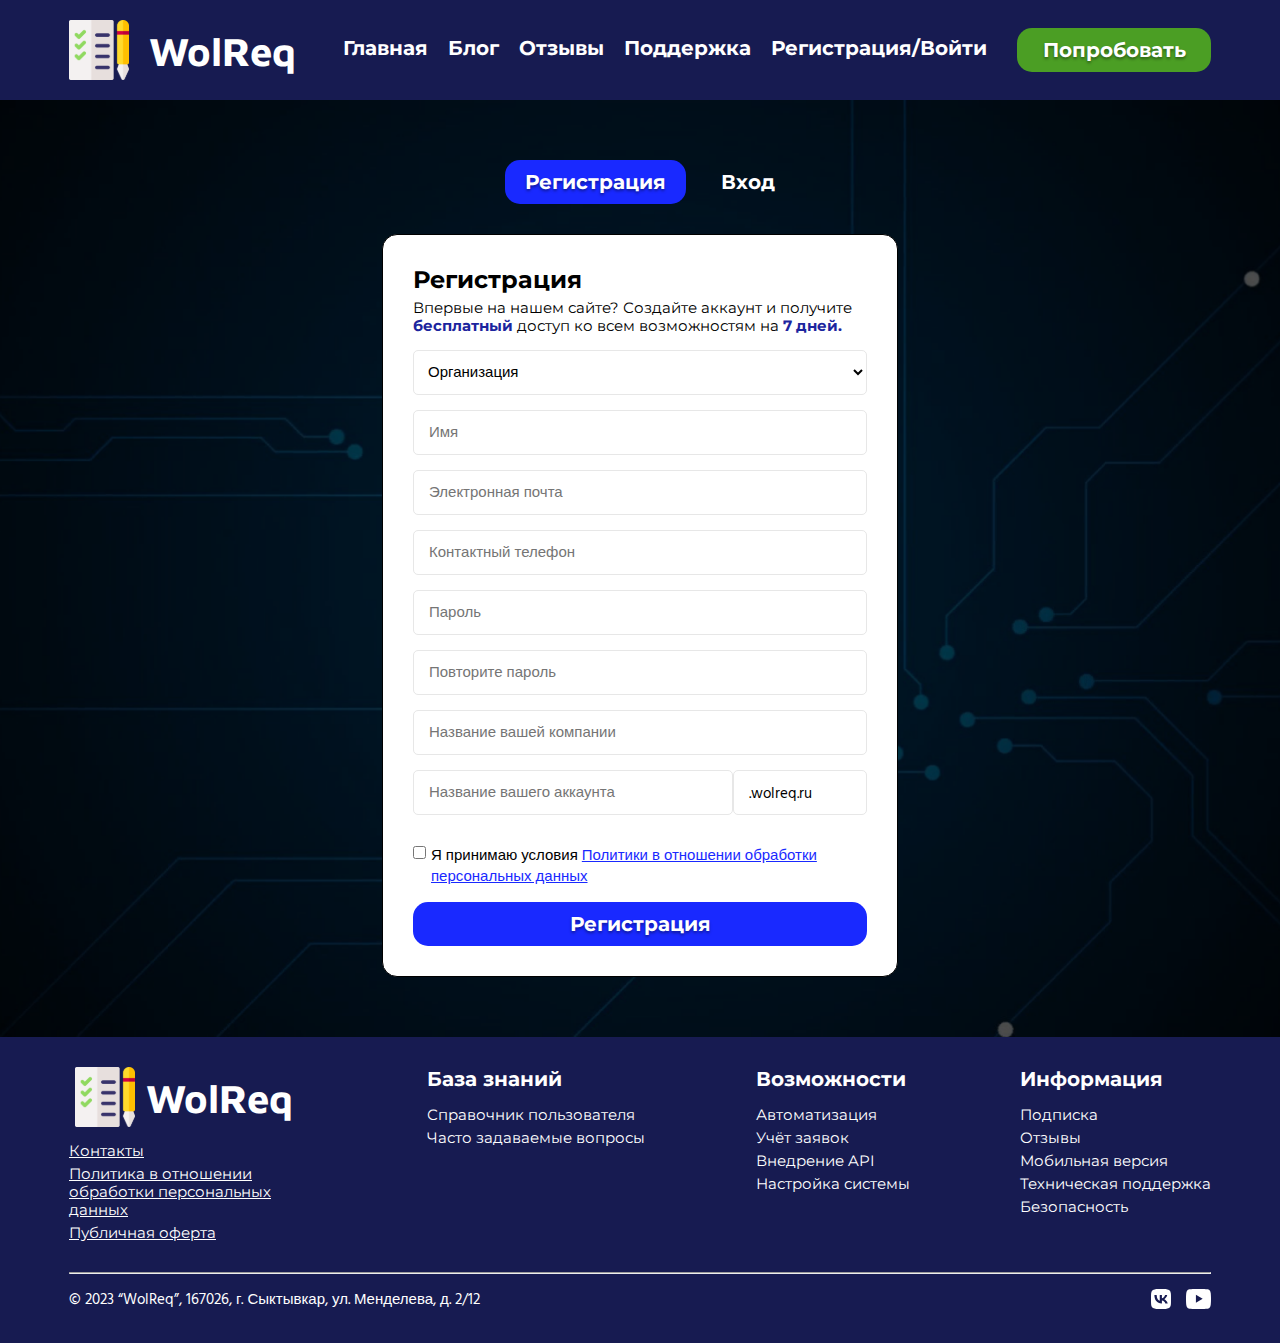
<file: sign-in-up.html>
<!DOCTYPE html>
<html lang="en">

<head>
    <meta charset="UTF-8">
    <meta http-equiv="X-UA-Compatible" content="IE=edge">
    <meta name="viewport" content="width=device-width, initial-scale=1.0">
    <link rel="preconnect" href="https://fonts.googleapis.com">
    <link rel="preconnect" href="https://fonts.gstatic.com" crossorigin>
    <link
        href="https://fonts.googleapis.com/css2?family=Hind+Madurai:wght@300;400;500;600;700&family=Maven+Pro:wght@400;500;600;700;800;900&family=Montserrat:ital,wght@0,100;0,200;0,300;0,400;0,500;0,600;0,700;0,800;0,900;1,100;1,200;1,300;1,400;1,500;1,600;1,700;1,800;1,900&family=Open+Sans:ital,wght@0,300;0,400;0,500;0,600;0,700;0,800;1,300;1,400;1,500;1,600;1,700;1,800&display=swap"
        rel="stylesheet">
    <link rel="stylesheet" href="style/style.css">
    <title>WolReq - Главная страница</title>
</head>

<body>
    <header>
        <div class="container">
            <div class="icon">
                <a href="index.html"><img src="images/request-icon.svg" class="icon-image" alt="main-icon-of-site"></a>
                <div class="text-icon">WolReq</div>
            </div>
            <div class="menu">
                <nav class="links">
                    <a href="index.html" class="menu-link">Главная</a>
                    <a href="blog.html" class="menu-link">Блог</a>
                    <a href="#" class="menu-link">Отзывы</a>
                    <a href="#" class="menu-link">Поддержка</a>
                    <a href="sign-in-up.html" class="menu-link">Регистрация/Войти</a>
                </nav>
                <a href="sign-in-up.html"><button class="try-button">Попробовать</button></a>
                <img src="images/closed-menu-icon.svg" class="menu-icon hidden" alt="closed-menu-icon">
                <img src="images/opened-menu-icon.svg" class="menu-icon-opened hidden" alt="opened-menu-icon">
            </div>
        </div>
    </header>

    <section class="opened-menu">
        <div class="container">
            <nav class="links-menu">
                <a href="index.html" class="menu-link-o">Главная</a>
                <a href="blog.html" class="menu-link-o">Блог</a>
                <a href="#" class="menu-link-o">Отзывы</a>
                <a href="#" class="menu-link-o">Поддержка</a>
                <a href="sign-in-up.html" class="menu-link-o">Регистрация/Войти</a>
                <hr>
                <a href="sign-in-up.html" class="try-button-a"><button class="try-button">Попробовать</button></a>
            </nav>
        </div>
    </section>

    <section id="sign-in-up">
        <div class="container">
            <div class="toggle-forms">
                <div class="selected-form">Регистрация</div>
                <div>Вход</div>
            </div>
            <div class="start-form">
                <div class="form-title">Регистрация</span></div>
                <div class="form-subtitle register">Впервые на нашем сайте? Создайте аккаунт и получите <span>бесплатный</span> доступ ко всем возможностям на <span>7 дней.</span></div>
                <form action="#" class="form-request-start">
                    <select name="" id="" class="form-r-input m15 c-p register-types">
                        <option value="organisation" class="">Организация</option>
                        <option value="users" class="">Физическое лицо</option>
                    </select>
                    <input type="text" class="form-r-input m15" placeholder="Имя">
                    <input type="email" class="form-r-input m15" placeholder="Электронная почта">
                    <input type="text" class="form-r-input m15" placeholder="Контактный телефон">
                    <input type="password" class="form-r-input m15" placeholder="Пароль">
                    <input type="password" class="form-r-input m15" placeholder="Повторите пароль">
                    <input type="text" class="form-r-input m15" data-registration-type="organisation" placeholder="Название вашей компании">
                    <div class="account-name m30" data-registration-type="organisation">
                        <input type="text" class="form-r-input" placeholder="Название вашего аккаунта">
                        <div class="domain-name">.wolreq.ru</div>
                    </div>
                    <div class="checkbox-input">
                        <input type="checkbox" class="checkbox-i">
                        <div class="accept-service-terms">
                            Я принимаю условия
                            <a href="#">
                                Политики в отношении обработки
                                персональных данных
                            </a>
                        </div>
                    </div>
                    <a href="#"><button class="blue-try-button">Регистрация</button></a>
                </form>
            </div>
            <div class="start-form hidden">
                <div class="form-title m15">Вход</span></div>
                <form action="#" class="form-request-start">
                    <input type="email" class="form-r-input m15" placeholder="Электронная почта">
                    <input type="password" class="form-r-input m30" placeholder="Пароль">
                    <div class="checkbox-input">
                        <input type="checkbox" class="checkbox-i">
                        <div class="accept-service-terms">
                            Запомнить меня
                        </div>
                    </div>
                    <a href="#"><button class="blue-try-button">Вход</button></a>
                </form>
            </div>
        </div>
    </section>

    <footer>
        <div class="container">
            <div class="footer-flex">
                <div class="icon-info">
                    <div class="icon">
                        <a href="index.html"><img src="images/request-icon.svg" class="icon-image"
                                alt="main-icon-of-site"></a>
                        <div class="text-icon">WolReq</div>
                    </div>
                    <div class="info-company-docs">
                        <a href="">Контакты</a>
                        <a href="">Политика в отношении обработки персональных данных</a>
                        <a href="">Публичная оферта</a>
                    </div>
                </div>
                <div class="footer-flex-element">
                    <div class="h2-footer">
                        База знаний
                    </div>
                    <div class="footer-links">
                        <a href="">Справочник пользователя</a>
                        <a href="">Часто задаваемые вопросы</a>
                    </div>
                </div>
                <div class="footer-flex-element">
                    <div class="h2-footer">
                        Возможности
                    </div>
                    <div class="footer-links">
                        <a href="">Автоматизация</a>
                        <a href="">Учёт заявок</a>
                        <a href="">Внедрение API</a>
                        <a href="">Настройка системы</a>
                    </div>
                </div>
                <div class="footer-flex-element">
                    <div class="h2-footer">
                        Информация
                    </div>
                    <div class="footer-links">
                        <a href="">Подписка</a>
                        <a href="">Отзывы</a>
                        <a href="">Мобильная версия</a>
                        <a href="">Техническая поддержка</a>
                        <a href="">Безопасность</a>
                    </div>
                </div>
            </div>
            <hr class="white-hr">
            <div class="company-info">
                <div class="company-bio">© 2023 “WolReq”, 167026, г. Сыктывкар, ул. Менделева, д. 2/12</div>
                <div class="social-icons">
                    <a href=""><img src="images/vk.svg" alt="vk-icon"></a>
                    <a href=""><img src="images/youtube.svg" alt="youtube-icon"></a>
                </div>
            </div>
        </div>
    </footer>

    <script src="scripts/script.js"></script>
</body>

</html>
</file>
<file: style/style.css>
* {
  margin: 0 auto;
  box-sizing: border-box;
}

.container {
  max-width: 1142px;
}

/*---HEADER---*/
header {
  max-width: 1320px;
  background-color: #171b51;
  min-height: 100px;
}

header .container {
  display: flex;
  justify-content: space-between;
  align-items: center;
  flex-wrap: wrap;
}

.icon {
  display: flex;
  align-items: center;
  margin-top: 20px;
}

.icon-image {
  margin-right: 0px;
}

header .text-icon {
  margin-left: 20px;
}

.text-icon {
  font-family: "Maven Pro", sans-serif;
  font-weight: 700;
  font-size: 40px;
  line-height: 47px;
  color: #ffffff;
}

.menu {
  display: flex;
  align-items: center;
  flex-wrap: wrap;
  margin-top: 20px;
}

.links {
  display: flex;
  align-items: center;
  flex-wrap: wrap;
}

.menu-link {
  font-family: "Montserrat", sans-serif;
  font-weight: 700;
  font-size: 20px;
  line-height: 24px;
  color: #ffffff;
  text-decoration: none;
  transition: font-size 0.4s ease-in-out;
}

.menu-link:not(:last-child) {
  margin-right: 20px;
}

.menu-link:after {
  content: "";
  height: 1px;
  display: block;
  border-bottom: 3px solid #ffffff;
  width: 0;
  -webkit-transition: width 0.4s;
  transition: width 0.4s;
}

.menu-link:hover {
  text-decoration: none;
  font-size: 23px;
  transition: font-size 0.4s ease-in-out;
}

.menu-link:hover:after {
  width: 100%;
}

.try-button {
  margin-left: 30px;
  width: 194px;
  height: 44px;
  background: #4b9e24;
  border-radius: 15px;
  border: none;
  font-family: "Montserrat", sans-serif;
  font-weight: 700;
  font-size: 20px;
  line-height: 24px;
  color: #ffffff;
  text-shadow: 0px 2px 3px rgba(0, 0, 0, 0.4);
  cursor: pointer;
  transition: 0.3s ease-in-out;
}

.try-button:hover {
  background: #24520f;
  font-size: 22px;
  transition: 0.3s ease-in-out;
}

.menu-icon {
  cursor: pointer;
}

.menu-link-o {
  font-family: "Montserrat", sans-serif;
  font-weight: 700;
  font-size: 20px;
  line-height: 24px;
  color: #ffffff;
  text-decoration: none;
  text-align: center;
  display: block;
  margin-bottom: 15px;
}

.opened-menu {
  position: absolute;
  top: -500%;
  width: 100%;
  max-width: 1320px;
  max-height: 444px;
  background-color: #1c259e;
  padding-top: 30px;
  padding-bottom: 30px;
  transition: top 0.7s ease-in-out;
  z-index: 1;
}

.opened-menu.show {
  top: 100px;
}

.opened-menu .try-button {
  display: block;
  margin-left: auto;
  margin-right: auto;
}

.opened-menu hr {
  margin-bottom: 15px;
  margin-top: 15px;
}

.menu-icon-opened {
  cursor: pointer;
}

.try-button-a {
  text-decoration: none !important;
}
/*---ENDHEADER---*/

/*---SUBHEADER---*/
.subheader {
  max-width: 1320px;
  background-image: url("../images/subheader-background.png");
  background-attachment: scroll;
  background-repeat: no-repeat;
  background-position: center;
  background-size: cover;
}

.h1-title {
  padding-top: 60px;
  font-family: "Open Sans", sans-serif;
  font-weight: 700;
  font-size: 35px;
  line-height: 48px;
  color: #ffffff;
  max-width: 784px;
  text-align: center;
}

.h2-title {
  margin-top: 15px;
  margin-bottom: 30px;
  max-width: 606px;
  font-family: "Montserrat", sans-serif;
  font-weight: 700;
  font-size: 24px;
  line-height: 29px;
  text-align: center;
  color: #ffffff;
}

.subheader a {
  max-width: 40px !important;
  width: 40px !important;
  margin: 0;
  text-decoration: none;
}

.arrow-down {
  display: block;
  padding-bottom: 15px;
  cursor: pointer;
}

.try-button.sub-h {
  width: 194px;
  display: block;
  margin-left: auto;
  margin-right: auto;
  margin-bottom: 60px;
}

/*---ENDSUBHEADER---*/

/*---ADVANTAGES---*/
.advantages {
  max-width: 1320px;
  background-image: url("../images/advantages-system-background.png");
  background-attachment: scroll;
  background-repeat: no-repeat;
  background-position: center;
  background-size: cover;
}

.advantages .container {
  padding-top: 60px;
  padding-bottom: 60px;
}

.h1-name {
  display: block;
  font-family: "Open Sans", sans-serif;
  font-weight: 700;
  font-size: 35px;
  line-height: 48px;
  color: #000000;
}

.h2-name {
  margin-left: 0;
  margin-right: 0;
  display: block;
  font-family: "Montserrat", sans-serif;
  margin-top: 5px;
  font-weight: 400;
  font-size: 24px;
  line-height: 29px;
  color: #000000;
  max-width: 695px;
}

.advantages-list {
  margin-top: 30px;
  margin-left: 0;
  margin-right: 0;
  display: block;
  background: rgba(251, 251, 251, 0.5);
  box-shadow: 4px 4px 18px rgba(0, 0, 0, 0.25);
  border-radius: 10px;
  max-width: 854px;
  padding: 30px 30px 0 30px;
  display: flex;
  justify-content: space-between;
  flex-wrap: wrap;
}

.advantage {
  margin-left: 0;
  margin-right: 0;
  max-width: 248px;
  margin-bottom: 30px;
}

.advantage-title {
  margin-top: 15px;
  max-width: 248px;
  font-family: "Montserrat", sans-serif;
  font-weight: 700;
  font-size: 20px;
  line-height: 24px;
  color: #000000;
}

.advantage-description {
  margin-top: 5px;
  font-family: "Hind Madurai", sans-serif;
  font-weight: 400;
  font-size: 15px;
  line-height: 21px;
  color: #000000;
}

/*---ENDADVANTAGES---*/

/*---STATISTICS---*/
.statistic {
  max-width: 1320px;
  background: rgba(28, 37, 158, 0.09);
}

.statistic .h1-name {
  text-align: center;
  padding-top: 60px;
  padding-bottom: 30px;
}

.stats {
  display: flex;
  justify-content: center;
  flex-wrap: wrap;
  padding-bottom: 60px;
}

.number-stat {
  text-align: center;
  font-family: "Montserrat", sans-serif;
  font-style: normal;
  font-weight: 700;
  font-size: 50px;
  line-height: 61px;
  color: #1929ff;
  margin-bottom: 5px;
}

.info-stat {
  text-align: center;
  max-width: 338px;
  font-family: "Hind Madurai", sans-serif;
  font-style: normal;
  font-weight: 400;
  font-size: 24px;
  line-height: 33px;
  color: #000000;
}

/*---ENDSTATISTICS---*/

/*---FORMREQUEST---*/
.form-request {
  max-width: 1320px;
  background-image: url("../images/form-background.png");
  background-attachment: scroll;
  background-repeat: no-repeat;
  background-position: center;
  background-size: cover;
}

.form-request .container {
  padding: 60px 0;
  display: flex;
  justify-content: space-between;
  flex-wrap: wrap;
}

.title-f {
  font-family: "Open Sans", sans-serif;
  font-weight: 700;
  font-size: 35px;
  line-height: 48px;
  color: #ffffff;
  text-shadow: 4px 4px 18px rgba(0, 0, 0, 0.25);
  max-width: 516px;
  margin-bottom: 15px;
}

.subtitle-f {
  max-width: 516px;
  font-family: "Montserrat", sans-serif;
  font-weight: 700;
  font-size: 24px;
  line-height: 29px;
  color: #ffffff;
}

.start-form {
  max-width: 516px;
  background: #ffffff;
  border: 1px solid #000000;
  border-radius: 15px;
  padding: 30px;
}

.form-title {
  max-width: 456px;
  font-family: "Montserrat", sans-serif;
  font-weight: 700;
  font-size: 24px;
  line-height: 29px;
  color: #000000;
  margin-bottom: 5px;
}

.form-title span {
  color: #1c259e;
}

.form-subtitle {
  max-width: 456px;
  font-family: "Montserrat", sans-serif;
  font-weight: 400;
  font-size: 15px;
  line-height: 18px;
  color: #000000;
  margin-bottom: 15px;
}

.form-subtitle span {
  color: #1c259e;
  font-weight: 700;
}

.form-r-input {
  width: 100%;
  max-width: 456px;
  height: 45px;
  background: #ffffff;
  border: 1px solid #e7e7e7;
  border-radius: 5px;
  font-family: "Hind Madurai", sans-serif;
  font-weight: 400;
  font-size: 15px;
  line-height: 21px;
  padding-left: 15px;
  padding-right: 15px;
}

.form-r-input.m15 {
  margin-bottom: 15px;
}

.account-name {
  display: flex;
  max-width: 456px;
}

.account-name .form-r-input {
  width: 100%;
  max-width: 322px;
}

.domain-name {
  width: 100%;
  max-width: 134px;
  line-height: 45px;
  height: 45px;
  background: #ffffff;
  border: 1px solid #e7e7e7;
  border-radius: 5px;
  padding: 0 15px;
  font-family: "Hind Madurai", sans-serif;
  font-weight: 400;
  font-size: 15px;
  color: #000000;
}

.checkbox-input {
  display: flex;
  margin-bottom: 15px;
}

.checkbox-input .checkbox-i {
  width: 15px;
  height: 15px;
  background: #ffffff;
  border: 1px solid #e7e7e7;
  border-radius: 2px;
  margin-right: 5px;
}

.accept-service-terms {
  font-family: "Hind Madurai", sans-serif;
  font-weight: 400;
  font-size: 15px;
  line-height: 21px;
  color: #000000;
}

.accept-service-terms a {
  font-family: "Hind Madurai", sans-serif;
  font-weight: 400;
  font-size: 15px;
  line-height: 21px;
  text-decoration-line: underline;
  color: #1929ff;
}

.blue-try-button {
  width: 100%;
  height: 44px;
  max-width: 456px;
  background: #1929ff;
  border-radius: 15px;
  border: none;
  font-family: "Montserrat", sans-serif;
  font-weight: 700;
  font-size: 20px;
  line-height: 24px;
  text-align: center;
  color: #ffffff;
  text-shadow: 0px 2px 3px rgba(0, 0, 0, 0.4);
  transition: 0.3s ease-in-out;
  cursor: pointer;
}

.blue-try-button:hover {
  background: #171b51;
  font-size: 22px;
  transition: 0.3s ease-in-out;
}

/*---ENDFORMREQUEST---*/

/*---FOOTER---*/
footer {
  max-width: 1320px;
  background: #171b51;
  padding: 30px 0;
}

.footer-flex {
  display: flex;
  justify-content: space-between;
  flex-wrap: wrap;
}

.icon-info .icon {
  width: 229px;
  margin: 0;
  justify-content: flex-start;
}

.icon-info {
  margin: 0;
  max-width: 248px;
}

.icon a {
  height: 60px;
}

.info-company-docs {
  margin-top: 15px;
}

.info-company-docs a {
  display: block;
  font-family: "Montserrat", sans-serif;
  font-weight: 400;
  font-size: 15px;
  line-height: 18px;
  color: #ffffff;
}

.info-company-docs a:not(:last-child) {
  margin-bottom: 5px;
}

.footer-flex-element {
  margin: 0;
  max-width: 248px;
}

.footer-links a {
  display: block;
  font-family: "Montserrat", sans-serif;
  font-weight: 400;
  font-size: 15px;
  line-height: 18px;
  color: #ffffff;
  text-decoration: none;
  transition: 0.3s ease-in-out;
}

.footer-links a:not(:last-child) {
  margin-bottom: 5px;
}

.footer-links a:hover {
  font-size: 17px;
  font-weight: 600;
  transition: 0.3s ease-in-out;
}

.h2-footer {
  font-family: "Montserrat", sans-serif;
  font-weight: 700;
  font-size: 20px;
  line-height: 24px;
  color: #ffffff;
  margin-bottom: 15px;
}

.white-hr {
  margin-top: 30px;
  margin-bottom: 15px;
}

.company-info {
  display: flex;
  justify-content: space-between;
  flex-wrap: wrap;
  margin: 0;
}

.company-bio {
  font-family: "Hind Madurai", sans-serif;
  font-weight: 400;
  font-size: 15px;
  line-height: 21px;
  color: #ffffff;
  margin: 0;
}

.social-icons {
  display: flex;
  flex-wrap: wrap;
  margin: 0;
}

.social-icons a:not(:last-child) {
  margin-right: 15px;
}

/*---ENDFOOTER---*/

/*---BLOGSUBHEADER---*/
#subheader-blog {
  max-width: 1320px;
  background-image: url("../images/blog-background.png");
  background-attachment: scroll;
  background-repeat: no-repeat;
  background-position: center;
  background-size: cover;
}

.blog-title {
  font-family: "Open Sans", sans-serif;
  font-weight: 700;
  font-size: 35px;
  line-height: 48px;
  color: #ffffff;
  text-shadow: 4px 4px 18px rgba(0, 0, 0, 0.5);
  text-align: center;
  padding-top: 60px;
}

.search-form {
  max-width: 606px;
}

.search-form input {
  position: relative;
  top: 34px;
  max-width: 606px;
  width: 100%;
  height: 65px;
  background: url("../images/search-icon.svg") no-repeat scroll 15px 20px;
  padding-left: 55px;
  background-color: #ffffff;
  border: 1px solid #e7e7e7;
  box-shadow: 4px 4px 4px rgba(0, 0, 0, 0.12);
  border-radius: 15px;
  font-family: "Hind Madurai", sans-serif;
  font-style: normal;
  font-weight: 400;
  font-size: 20px;
  line-height: 28px;
}

/*---ENDBLOGSUBHEADER---*/

/*---NEWS--*/
#news {
  max-width: 1320px;
}

#news .container {
  padding-top: 95px;
  padding-bottom: 60px;
}

.toggle-categories {
  margin: 0;
  display: flex;
  justify-content: center;
  flex-wrap: wrap;
  align-items: center;
}

.toggle-categories div {
  margin: inherit;
  font-family: "Montserrat", sans-serif;
  font-style: normal;
  font-weight: 700;
  font-size: 20px;
  line-height: 24px;
  text-align: center;
  color: #000000;
  cursor: pointer;
  transition: 0.3s ease-in-out;
}

.toggle-categories div:not(:first-child):not(:last-child) {
  margin-right: 35px;
  margin-left: 35px;
}

.toggle-categories div:first-child {
  margin-right: 35px;
}

.toggle-categories div:last-child {
  margin-left: 35px;
}

.selected-category {
  background: #1929ff;
  border-radius: 15px;
  border: none;
  padding: 10px 20px;
  text-shadow: 0px 2px 3px rgba(0, 0, 0, 0.4);
  color: #ffffff !important;
  transition: 0.3s ease-in-out;
}

.last-news {
  margin-top: 30px;
  display: flex;
  justify-content: space-between;
  flex-wrap: wrap;
}

.last-news img {
  max-width: 536px;
  width: 100%;
  max-height: 351px;
  height: 100%;
  border-radius: 15px;
  margin: 0;
}

.news-category {
  font-family: "Montserrat", sans-serif;
  font-weight: 700;
  font-size: 20px;
  line-height: 24px;
  color: #1929ff;
}

.last-news-info {
  max-width: 536px;
  margin: 0;
}

.news-title {
  font-family: "Montserrat", sans-serif;
  font-style: normal;
  font-weight: 700;
  color: #000000;
}

.last-news-info .news-title {
  font-size: 30px;
  line-height: 37px;
  margin-top: 15px;
}

.news-description {
  font-family: "Montserrat", sans-serif;
  font-style: normal;
  font-weight: 400;
  color: #646464;
}

.last-news-info .news-description {
  font-size: 24px;
  line-height: 29px;
  margin-top: 15px;
}

.last-news-info-flex {
  display: flex;
  justify-content: space-between;
  flex-wrap: wrap;
  align-items: center;
  margin: 0;
  margin-top: 30px;
}

.blue-btn-read-more {
  width: 186px;
  height: 44px;
  background: #1929ff;
  border-radius: 15px;
  border: none;
  font-family: "Montserrat", sans-serif;
  font-weight: 700;
  font-size: 20px;
  line-height: 24px;
  text-align: center;
  color: #ffffff;
  cursor: pointer;
  transition: 0.3s ease-in-out;
}

.blue-btn-read-more:hover {
  background: #171b51;
  font-size: 21px;
  transition: 0.3s ease-in-out;
}

.last-news-info-flex a,
.last-news-info-flex .reading-time,
.last-news-info-flex .last-news-views {
  margin: 0;
}

.reading-time,
.last-news-views {
  font-family: "Montserrat", sans-serif;
  font-weight: 700;
  font-size: 15px;
  line-height: 18px;
}

.other-news {
  margin-top: 60px;
  display: flex;
  justify-content: space-between;
  flex-wrap: wrap;
}

.other-news img {
  max-width: 337px;
  width: 100%;
  max-height: 235px;
  width: 100%;
  border-radius: 15px;
}

.news-item {
  margin: 0;
  max-width: 337px;
  margin-bottom: 40px;
}

.other-news-flex {
  display: flex;
  justify-content: space-between;
  flex-wrap: wrap;
  align-items: center;
  margin-top: 15px;
}

.other-news-flex .reading-time {
  color: #b1b1b1;
}

.other-news-flex .news-category,
.other-news-flex .reading-time {
  margin: 0;
}

.other-news-info .news-title {
  font-size: 24px;
  line-height: 29px;
  margin-top: 15px;
}

.other-news-info .news-description {
  font-size: 21px;
  line-height: 26px;
  margin-top: 5px;
}

.other-news-info .blue-btn-read-more {
  margin-top: 30px;
}

.pagination {
  display: flex;
  justify-content: center;
  align-items: center;
  margin-top: 30px;
}

.pagination button,
.pagination .dots {
  margin: 0;
}

.pagination button {
  display: flex;
  align-items: center;
  justify-content: center;
  width: 55px;
  height: 55px;
  border-radius: 100%;
  background: #ffffff;
  border: none;
  box-shadow: 0px 0px 7px rgba(0, 0, 0, 0.25);
  font-family: "Montserrat", sans-serif;
  font-weight: 700;
  font-size: 30px;
  line-height: 37px;
  text-align: center;
  cursor: pointer;
  transition: 0.3s ease-in-out;
}

.selected-page {
  background: #1929ff !important;
  color: #ffffff;
  transition: 0.3s ease-in-out !important;
}

.prev-page {
  margin-right: 30px !important;
}

.next-page {
  margin-left: 30px !important;
}

.dots {
  margin-right: 15px !important;
  margin-left: 15px !important;
}

.dots img:nth-child(2) {
  margin: 0 11px;
}

.page-number:not(:nth-child(7)) {
  margin-right: 15px;
}

/*---ENDNEWS---*/

/*---SUBHEADERBLOGPAGE---*/
#subheader-blog-page {
  max-width: 1320px;
  background-image: url("../images/blogpage-background.png");
  background-attachment: scroll;
  background-repeat: no-repeat;
  background-position: center;
  background-size: cover;
  padding: 120px 0 60px 0;
}

.blog-page-info {
  margin: 0;
  display: flex;
  flex-wrap: wrap;
  align-items: center;
}

.blog-page-info div {
  margin: inherit;
}

.blog-page-info .reading-time {
  color: #bababa;
}

.date {
  font-family: "Montserrat", sans-serif;
  font-style: normal;
  font-weight: 700;
  font-size: 15px;
  line-height: 18px;
  color: #bababa;
  margin: 0 15px !important;
}

.category-name {
  width: 160px;
  height: 44px;
  background: #522e1f;
  border-radius: 15px;
  font-family: "Montserrat", sans-serif;
  font-style: normal;
  font-weight: 700;
  font-size: 20px;
  line-height: 24px;
  color: #ffffff;
  text-align: center;
  line-height: 44px;
}

.header-blog-page {
  font-family: "Open Sans", sans-serif;
  font-style: normal;
  font-weight: 700;
  font-size: 35px;
  line-height: 48px;
  color: #ffffff;
  margin-top: 15px;
  width: 100%;
}
/*---ENDSUBHEADERBLOGPAGE---*/

/*---BLOGPAGE---*/
#blog-page {
  margin: 60px 0;
}

#blog-page .container {
  display: flex;
  justify-content: space-between;
  flex-wrap: wrap;
}
.blog-page-item {
  margin: 0;
  max-width: 874px;
  width: 100%;
}

.blog-page-other {
  margin: 0;
  max-width: 248px;
  width: 100%;
}

.blog-page-new-content {
  margin: 0;
  max-width: 784px;
  width: 100%;
}

.blog-page-new-item {
  display: flex;
  justify-content: space-between;
}

.social-network-group {
  margin: 0;
}

.social-network-group a {
  margin: inherit;
  display: block;
}

.social-network-group a:not(:last-child) {
  margin-bottom: 15px;
}

.blog-h2 {
  font-family: "Open Sans", sans-serif;
  font-weight: 700;
  font-size: 30px;
  line-height: 41px;
  color: #000000;
}

.blog-h2:not(:first-child) {
  margin-top: 30px;
}

.blog-text {
  font-family: "Montserrat", sans-serif;
  font-weight: 400;
  font-size: 20px;
  line-height: 24px;
  color: #000000;
  margin-top: 15px;
}

.blog-post-image {
  margin-top: 15px;
}

.blog-post-image img {
  max-width: 784px;
  max-height: 444px;
  width: 100%;
  height: 100%;
  border-radius: 15px;
}

.blog-post-subtitle {
  margin-top: 5px;
  font-family: "Montserrat", sans-serif;
  font-style: normal;
  font-weight: 700;
  font-size: 15px;
  line-height: 18px;
  color: #000000;
}

.blog-post-blockquote {
  display: flex;
  justify-content: space-between;
  max-width: 784px;
  width: 100%;
  margin-top: 15px;
  background: #ffffff;
  box-shadow: 4px 4px 15px rgba(0, 0, 0, 0.25);
  border-radius: 15px;
  padding: 20px;
}

.blockquote-icon {
  margin: 0;
  width: 41px;
  height: 41px;
}

.blockquote-text {
  max-width: 688px;
  width: 100%;
  font-family: "Montserrat", sans-serif;
  font-style: normal;
  font-weight: 600;
  font-size: 20px;
  line-height: 24px;
  color: #000000;
  margin: 0;
}

.info-title-other {
  font-family: "Open Sans", sans-serif;
  font-weight: 700;
  font-size: 30px;
  line-height: 41px;
  color: #000000;
  margin-bottom: 30px;
}

.most-read {
  margin-bottom: 30px;
}

.most-read-news-item img {
  max-width: 248px;
  width: 100%;
  max-height: 173px;
  border-radius: 15px;
  margin-bottom: 15px;
}

.most-read-news-item:not(:last-child) {
  margin-bottom: 30px;
}

.most-read-title {
  max-width: 248px;
  width: 100%;
  font-family: "Montserrat", sans-serif;
  font-weight: 700;
  font-size: 20px;
  line-height: 24px;
  color: #000000;
  text-decoration: none;
}

.most-read-title:after {
  content: "";
  height: 1px;
  display: block;
  margin-left: auto;
  margin-right: auto;
  border-bottom: 3px solid #000000;
  width: 0;
  -webkit-transition: width 0.4s;
  transition: width 0.4s;
}

.most-read-title:hover:after {
  width: 100%;
}

.categories-other-item {
  display: flex;
  justify-content: space-between;
  flex-wrap: wrap;
  align-items: center;
  margin-bottom: 10px;
}

.category-other-name {
  margin: 0;
  font-family: "Montserrat", sans-serif;
  font-style: normal;
  font-weight: 600;
  font-size: 20px;
  line-height: 24px;
  text-decoration: none;
  color: #000000;
  transition: 0.3s ease-in-out;
}

.category-other-name:hover {
  font-size: 22px;
  font-weight: 650;
  transition: 0.3s ease-in-out;
}

.category-other-number {
  margin: 0;
  background: #522e1f;
  border-radius: 15px;
  width: 55px;
  height: 22px;
  font-family: "Montserrat";
  font-style: normal;
  font-weight: 400;
  font-size: 15px;
  line-height: 22px;
  color: #ffffff;
  text-align: center;
}

.categories-other-hr {
  border: 1px solid #b1b1b1;
}

.categories-other-hr:not(:last-child) {
  margin-bottom: 15px;
}

.comments {
  margin-top: 60px;
}

.comments-title {
  font-family: "Open Sans", sans-serif;
  font-weight: 700;
  font-size: 35px;
  line-height: 48px;
  color: #000000;
  margin-bottom: 30px;
}

.comment-item {
  display: flex;
  justify-content: space-between;
}

.comment-user-image {
  margin: 0;
  max-width: 90px;
  max-height: 90px;
  width: 100%;
  height: 100%;
}

.comment-content {
  margin: 0;
  margin-left: 20px;
}

.user-name {
  font-family: "Montserrat", sans-serif;
  font-weight: 700;
  font-size: 20px;
  line-height: 24px;
  color: #000000;
  margin-bottom: 15px;
}

.comment-publish-info {
  display: flex;
  flex-wrap: wrap;
  margin-bottom: 5px;
}

.comment-publish-info div {
  margin: 0;
  font-family: "Montserrat", sans-serif;
  font-size: 15px;
  line-height: 18px;
}

.comment-date {
  margin-right: 15px !important;
  font-weight: 400;
  color: #b1b1b1;
}

.reply-comment {
  font-weight: 500;
  cursor: pointer;
}

.comment-message {
  font-family: "Hind Madurai", sans-serif;
  font-weight: 400;
  font-size: 20px;
  line-height: 28px;
  color: #000000;
}

.comments-section hr {
  margin: 30px 0 30px 0;
  border: 1px solid #b1b1b1;
  background-color: #b1b1b1;
}

.comments-form {
  margin-top: 30px;
}

.comments-form-title {
  font-family: "Open Sans", sans-serif;
  font-weight: 700;
  font-size: 35px;
  line-height: 48px;
  color: #000000;
  margin-bottom: 30px;
}

.send-message-form textarea {
  font-family: "Hind Madurai", sans-serif;
  font-weight: 400;
  font-size: 20px;
  line-height: 28px;
  max-width: 874px;
  width: 100%;
  height: 200px;
  border: 1px solid #e7e7e7;
  border-radius: 5px;
  padding: 15px;
  resize: none;
  margin-bottom: 30px;
}

.blue-btn {
  background: #1929ff;
  border-radius: 15px;
  border: none;
  width: 157px;
  height: 44px;
  font-family: "Montserrat", sans-serif;
  font-weight: 700;
  font-size: 20px;
  line-height: 24px;
  text-align: center;
  color: #ffffff;
  cursor: pointer;
  transition: 0.3s ease-in-out;
}

.blue-btn:hover {
  background: #171b51;
  font-size: 22px;
  transition: 0.3s ease-in-out;
}
/*---ENDBLOGPAGE---*/

/*---SIGNINUP---*/
#sign-in-up {
  max-width: 1320px;
  background-image: url("../images/sign-up-in-background.png");
  background-attachment: scroll;
  background-repeat: no-repeat;
  background-position: center;
  background-size: cover;
}

#sign-in-up .container {
  padding-top: 60px;
  padding-bottom: 60px;
}

#sign-in-up .start-form {
  margin-top: 30px;
}

#sign-in-up .start-form .checkbox-i, #sign-in-up .start-form .accept-service-terms {
  margin: 0;
}

#sign-in-up .start-form .checkbox-i {
  margin-right: 5px;
}

.toggle-forms {
  margin: 0;
  display: flex;
  justify-content: center;
  flex-wrap: wrap;
  align-items: center;
}

.toggle-forms div {
  margin: inherit;
  font-family: "Montserrat", sans-serif;
  font-style: normal;
  font-weight: 700;
  font-size: 20px;
  line-height: 24px;
  text-align: center;
  color: #ffffff;
  cursor: pointer;
  transition: 0.3s ease-in-out;
}

.toggle-forms div:first-child {
  margin-right: 35px;
}

.selected-form {
  background: #1929ff;
  border-radius: 15px;
  border: none;
  padding: 10px 20px;
  text-shadow: 0px 2px 3px rgba(0, 0, 0, 0.4);
  color: #ffffff !important;
  transition: 0.3s ease-in-out;
}

.c-p {
  padding-left: 10px!important;
  padding-right: 0!important;
}

.m30 {
  margin-bottom: 30px;
}

.form-title.m15 {
  margin-bottom: 15px;
}
/*---ENDSIGNINUP---*/


/*---OTHER---*/
.hidden {
  display: none;
}
/*---ENDOTHER---*/

/*---ADAPTIVEDESIGN---*/
/* 175% */
@media only screen and (max-width: 1100px) {
  .advantages .container {
    padding-left: 30px;
    padding-right: 30px;
  }

  .statistic .container {
    padding-left: 30px;
    padding-right: 30px;
  }

  .form-request .container {
    padding-left: 30px;
    padding-right: 30px;
  }

  .start-form {
    margin-top: 30px;
  }

  footer .container {
    padding-left: 30px;
    padding-right: 30px;
  }

  .stat:last-child {
    margin-top: 15px;
  }

  #news .container {
    padding-left: 30px;
    padding-right: 30px;
  }

  .last-news {
    justify-content: center;
  }

  .news-category {
    margin-top: 15px;
  }

  #subheader-blog-page .container {
    padding-left: 30px;
    padding-right: 30px;
  }

  #blog-page .container {
    padding-left: 30px;
    padding-right: 30px;
  }

  .blog-page-other {
    max-width: 1320px;
    width: 100%;
  }

  .most-read-news {
    display: flex;
    justify-content: space-between;
    flex-wrap: wrap;
    max-width: 1320px;
    width: 100%;
  }

  .most-read-news-item {
    margin: 0 !important;
    max-width: 248px;
    width: 100%;
  }

  .most-read-title {
    margin: 0;
    max-width: 248px;
    width: 100%;
  }

  .blog-page-item {
    margin-bottom: 30px;
  }

  #sign-in-up .container {
    padding-left: 30px;
    padding-right: 30px;
  }
}

@media only screen and (max-width: 894px) {
  .blog-page-new-content {
    margin-left: 30px;
  }
}

@media only screen and (max-width: 839px) {
  .toggle-categories div:last-child {
    margin: 15px 35px 0 35px !important;
  }

  .pagination button {
    width: 50px;
    height: 50px;
    font-size: 28px;
  }

  .dots img {
    width: 10px;
    height: 10px;
  }
}

@media only screen and (max-width: 803px) {
  .most-read-news-item:last-child {
    margin-top: 30px !important;
  }
}
/* 250% */
@media only screen and (max-width: 768px) {
  .footer-flex-element:last-child {
    margin-top: 30px;
  }

  .subheader .container {
    padding-left: 30px;
    padding-right: 30px;
  }

  .toggle-categories div:nth-child(4) {
    margin-right: 0 !important;
  }
}

@media only screen and (max-width: 734px) {
  .dots {
    width: 40px;
  }

  .dots img {
    width: 7px;
    height: 7px;
  }

  .dots img:nth-child(2) {
    margin: 0 5px !important;
  }

  .other-news {
    justify-content: center;
  }
}

@media only screen and (max-width: 705px) {
  .dots {
    width: 40px;
    margin: 0 7px !important;
  }

  .dots img {
    width: 6px;
    height: 6px;
  }

  .dots img:nth-child(2) {
    margin: 0 3px !important;
  }
}

@media only screen and (max-width: 643px) {
  .toggle-categories div:nth-child(3) {
    margin-left: 35px !important;
    margin-right: 0 !important;
  }

  .toggle-categories div:nth-child(4) {
    margin-top: 15px !important;
    margin-left: 35px !important;
    margin-right: 35px !important;
  }
}

/* 300% */
@media only screen and (max-width: 640px) {
  .stat:first-child {
    margin-bottom: 15px;
  }

  .pagination button {
    width: 40px !important;
    height: 40px !important;
    font-size: 21px;
  }

  .search-form {
    margin-left: 30px;
    margin-right: 30px;
  }
}

@media only screen and (max-width: 678px) {
  .footer-flex-element:nth-child(3) {
    margin-top: 30px;
  }
}

@media only screen and (max-width: 557px) {
  .dots {
    width: 30px;
    margin: 0 7px !important;
  }

  .dots img {
    width: 6px;
    height: 6px;
  }

  .dots img:nth-child(2) {
    margin: 0 1px !important;
  }

  .prev-page {
    margin-right: 15px !important;
  }

  .next-page {
    margin-left: 15px !important;
  }

  .pagination button {
    font-size: 21px;
    width: 35px !important;
    height: 35px !important;
  }
}

@media only screen and (max-width: 555px) {
  .most-read-news-item:nth-child(2) {
    margin-top: 30px !important;
  }

  .most-read-news {
    justify-content: center;
  }

  .info-title-other {
    text-align: center;
  }
}

@media only screen and (max-width: 534px) {
  .reply .reply-comment {
    margin-top: 5px;
  }
}



@media only screen and (max-width: 524px) {
  .footer-flex-element:nth-child(2) {
    margin-top: 30px;
  }
}

@media only screen and (max-width: 509px) {
  .dots {
    width: 30px;
    margin: 0 5px !important;
  }

  .dots img:nth-child(2) {
    margin: 0 1px !important;
  }

  .pagination button {
    font-size: 20px;
    width: 30px !important;
    height: 30px !important;
  }
}

@media only screen and (max-width: 504px) {
  .blog-page-info .reading-time {
    margin-top: 15px;
  }
}
/* 400% */
@media only screen and (max-width: 480px) {
  .footer-flex-element {
    width: 100%;
  }

  .advantage {
    margin-left: auto;
    margin-right: auto;
  }

  .advantage-icon {
    width: 99px;
  }

  .advantage-title {
    text-align: center;
  }

  .advantage-description {
    text-align: center;
  }

  .footer-flex {
    justify-content: center;
  }

  .footer-flex a {
    text-align: center;
  }

  .footer-flex .h2-footer {
    text-align: center;
  }

  .footer-flex .icon {
    margin-left: auto;
    margin-right: auto;
  }

  .social-icons {
    margin-top: 10px;
    margin-left: auto;
    margin-right: auto;
  }

  .company-bio {
    text-align: center;
  }

  .toggle-categories div:first-child {
    margin-right: 25px !important;
  }

  .toggle-categories div:nth-child(2) {
    margin-right: 25px !important;
    margin-left: 25px !important;
  }

  .toggle-categories div:nth-child(3) {
    margin-left: 25px !important;
    margin-right: 0 !important;
  }

  .toggle-categories div:nth-child(4) {
    margin-top: 15px !important;
    margin-left: 25px !important;
    margin-right: 25px !important;
  }

  .toggle-categories div:last-child {
    margin-left: 25px !important;
  }

  .pagination button {
    width: 25px !important;
    height: 25px !important;
    font-size: 15px;
    padding: 0;
  }

  .pagination {
    height: 25px;
  }

  .comment-item.reply {
    flex-wrap: wrap;
    justify-content: center;
  }

  .reply .comment-content {
    margin-top: 15px!important;
    margin-left: 0!important;
  }

  .reply .user-name {
    text-align: center;
  }

  .reply .reply-comment {
    margin: 0!important;
  }

  .reply .comment-publish-info {
    justify-content: center;
  }
}

@media only screen and (max-width: 457px) {
  .last-news-info-flex .last-news-views {
    margin-top: 15px;
  }
}

@media only screen and (max-width: 441px) {
  .toggle-categories div:nth-child(1) {
    margin: 0px 12px 0 12px !important;
  }

  .toggle-categories div:nth-child(2) {
    margin: 0px 12px 0 12px !important;
  }

  .toggle-categories div:nth-child(3) {
    margin: 0px 12px 0 12px !important;
  }
}

@media only screen and (max-width: 424px) {
  .reply .reply-comment {
    margin-top: 5px!important;
  }
}
@media only screen and (max-width: 413px) {
  .toggle-categories div:nth-child(1) {
    margin: 0 10px 0 10px !important;
  }

  .toggle-categories div:nth-child(2) {
    margin: 0px 10px 0 10px !important;
  }

  .toggle-categories div:nth-child(3) {
    margin: 0px 10px 0 10px !important;
  }

  .pagination button {
    width: 15px !important;
    height: 15px !important;
    font-size: 10px;
  }

  .dots {
    width: 30px;
    margin: 0 5px !important;
  }

  .prev-page {
    margin-right: 10px;
    margin-left: 10px;
  }

  .dots img {
    width: 6px;
    height: 6px;
  }

  .reply .comment-date {
    margin-right: 0!important;
  }
}

@media only screen and (max-width: 441px) {
  .date {
    margin: 0!important;
  }

  .category-name {
    margin-right: 15px!important;
  }
}

@media only screen and (max-width: 426px) {
  .date {
    margin-top: 15px!important;
    margin-right: 15px!important;
  }
}

@media only screen and (max-width: 412px) {
  .reply .comment-date {
    margin-right: 5px!important;
  }
}

@media only screen and (max-width: 411px) {
  .category-name {
    margin: 0!important;
  }

  .reply .comment-date {
    margin-right: 0px!important;
  }
}
@media only screen and (max-width: 401px) {
  .toggle-categories div:nth-child(1) {
    margin: 0 8px 0 8px !important;
  }

  .toggle-categories div:nth-child(2) {
    margin: 0px 8px 0 8px !important;
  }

  .toggle-categories div:nth-child(3) {
    margin: 0px 8px 0 8px !important;
  }
}

@media only screen and (max-width: 389px) {
  .toggle-categories div:nth-child(1) {
    margin: 0 25px 0 25px !important;
  }

  .toggle-categories div:nth-child(2) {
    margin: 0px 25px 0 25px !important;
  }

  .toggle-categories div:nth-child(3) {
    margin: 15px 25px 0 25px !important;
  }
  .toggle-categories div:nth-child(4) {
    margin: 15px 25px 0 25px !important;
  }
}

@media only screen and (max-width: 384px) {
  .pagination button {
    width: 20px !important;
    height: 20px !important;
    font-size: 10px;
  }
}
/*---ENDADAPTIVEDESIGN---*/
</file>
